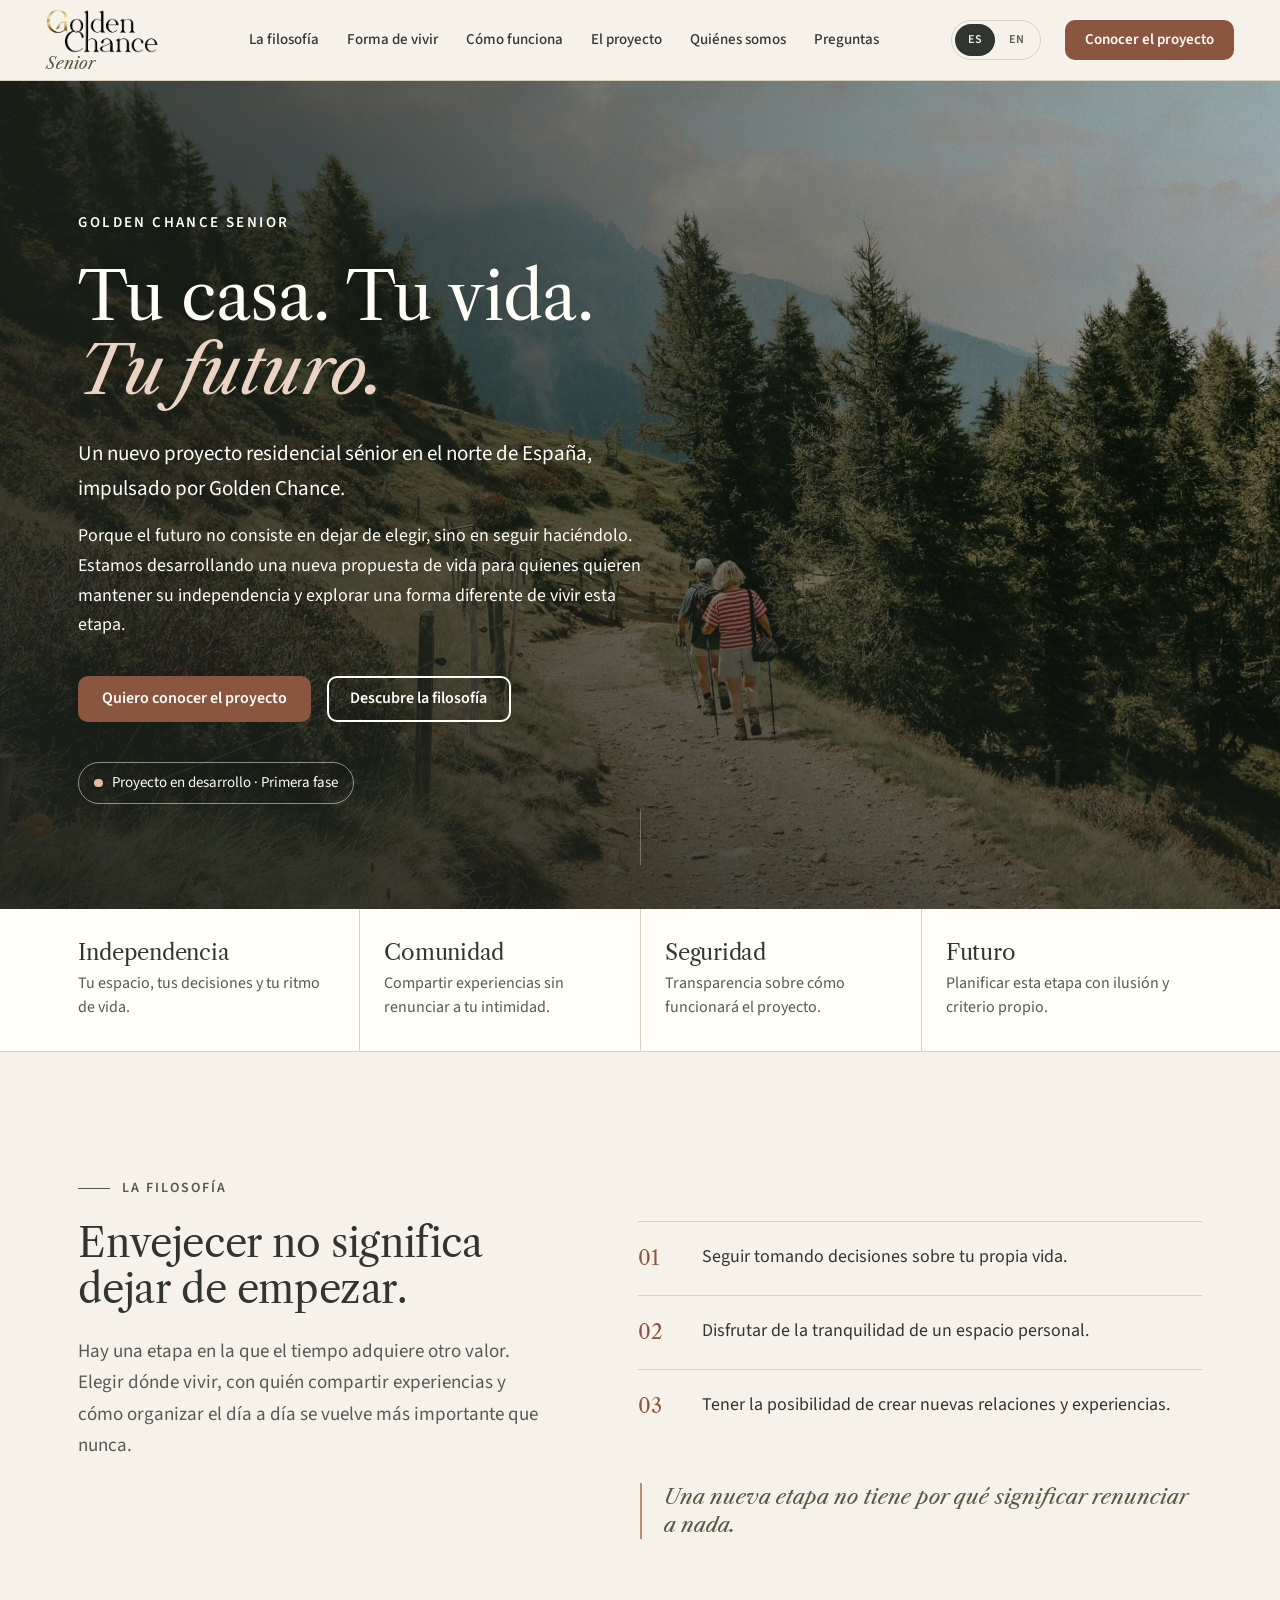
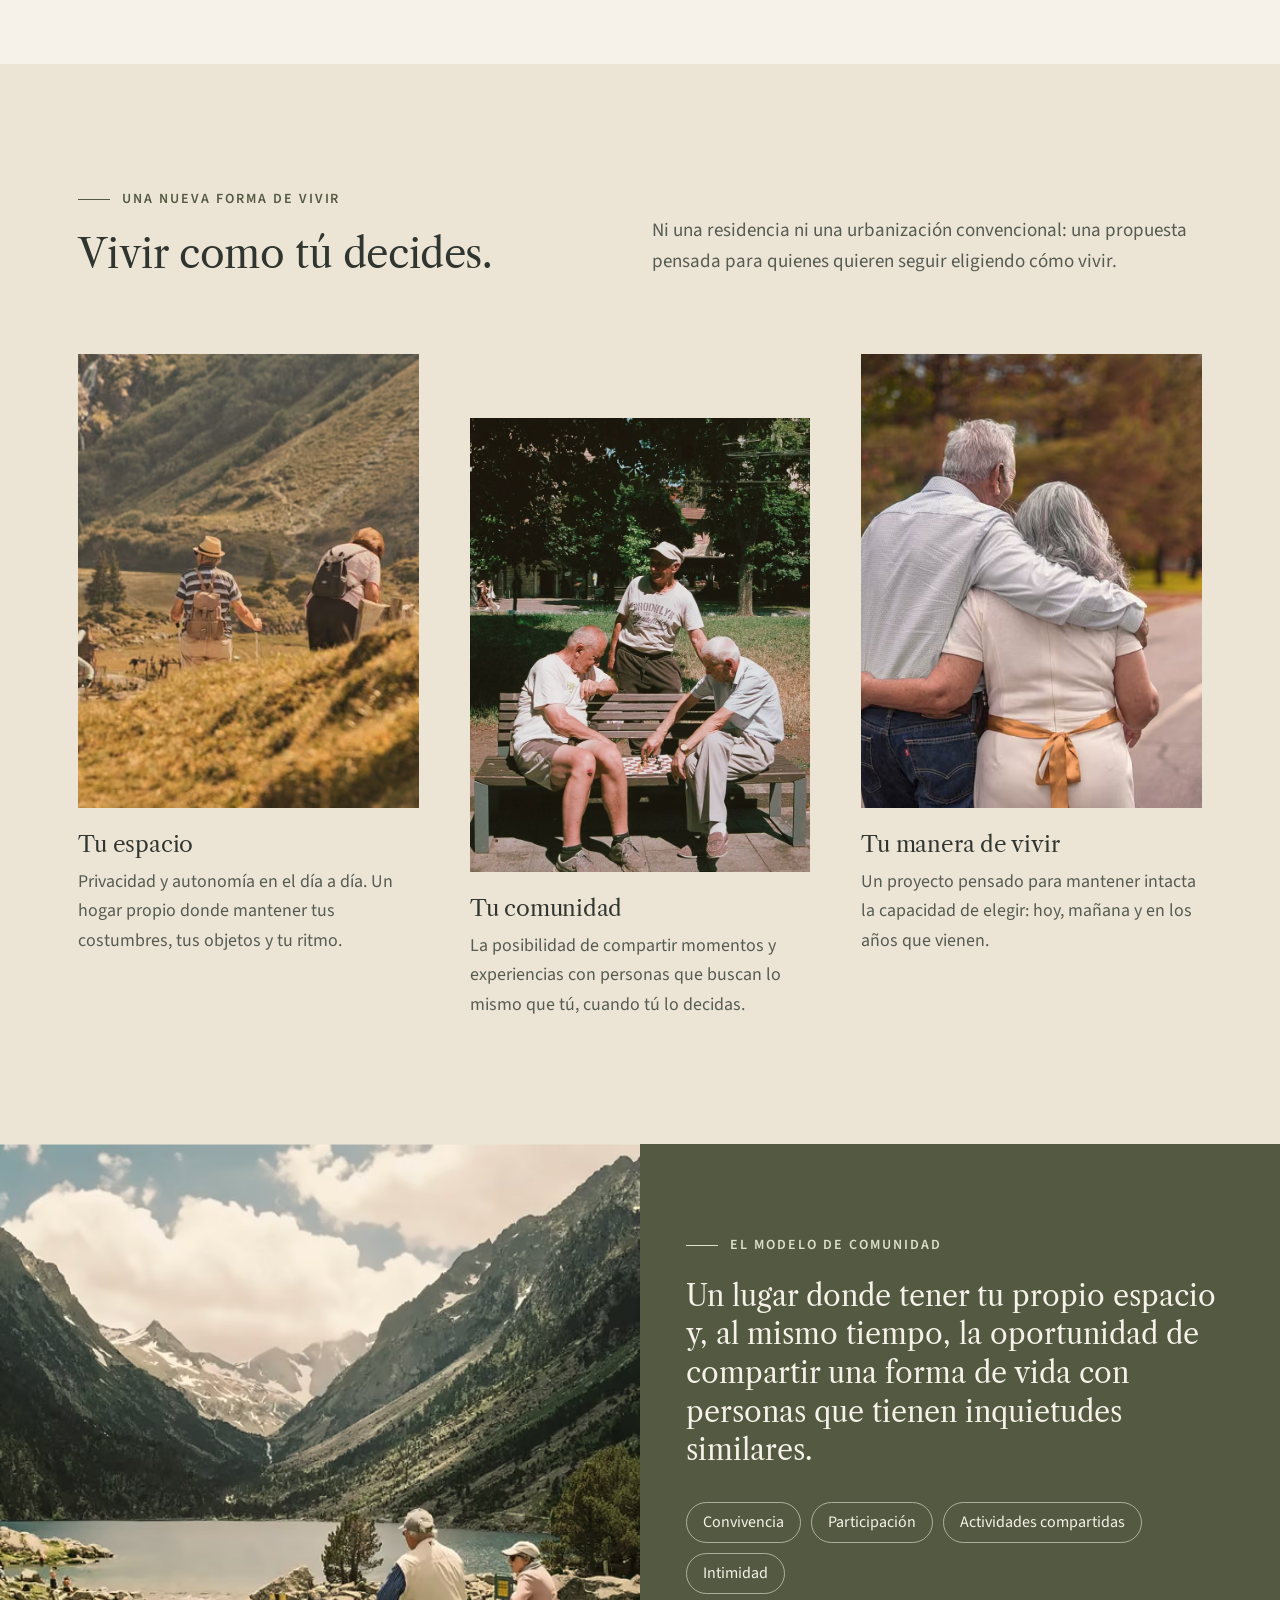
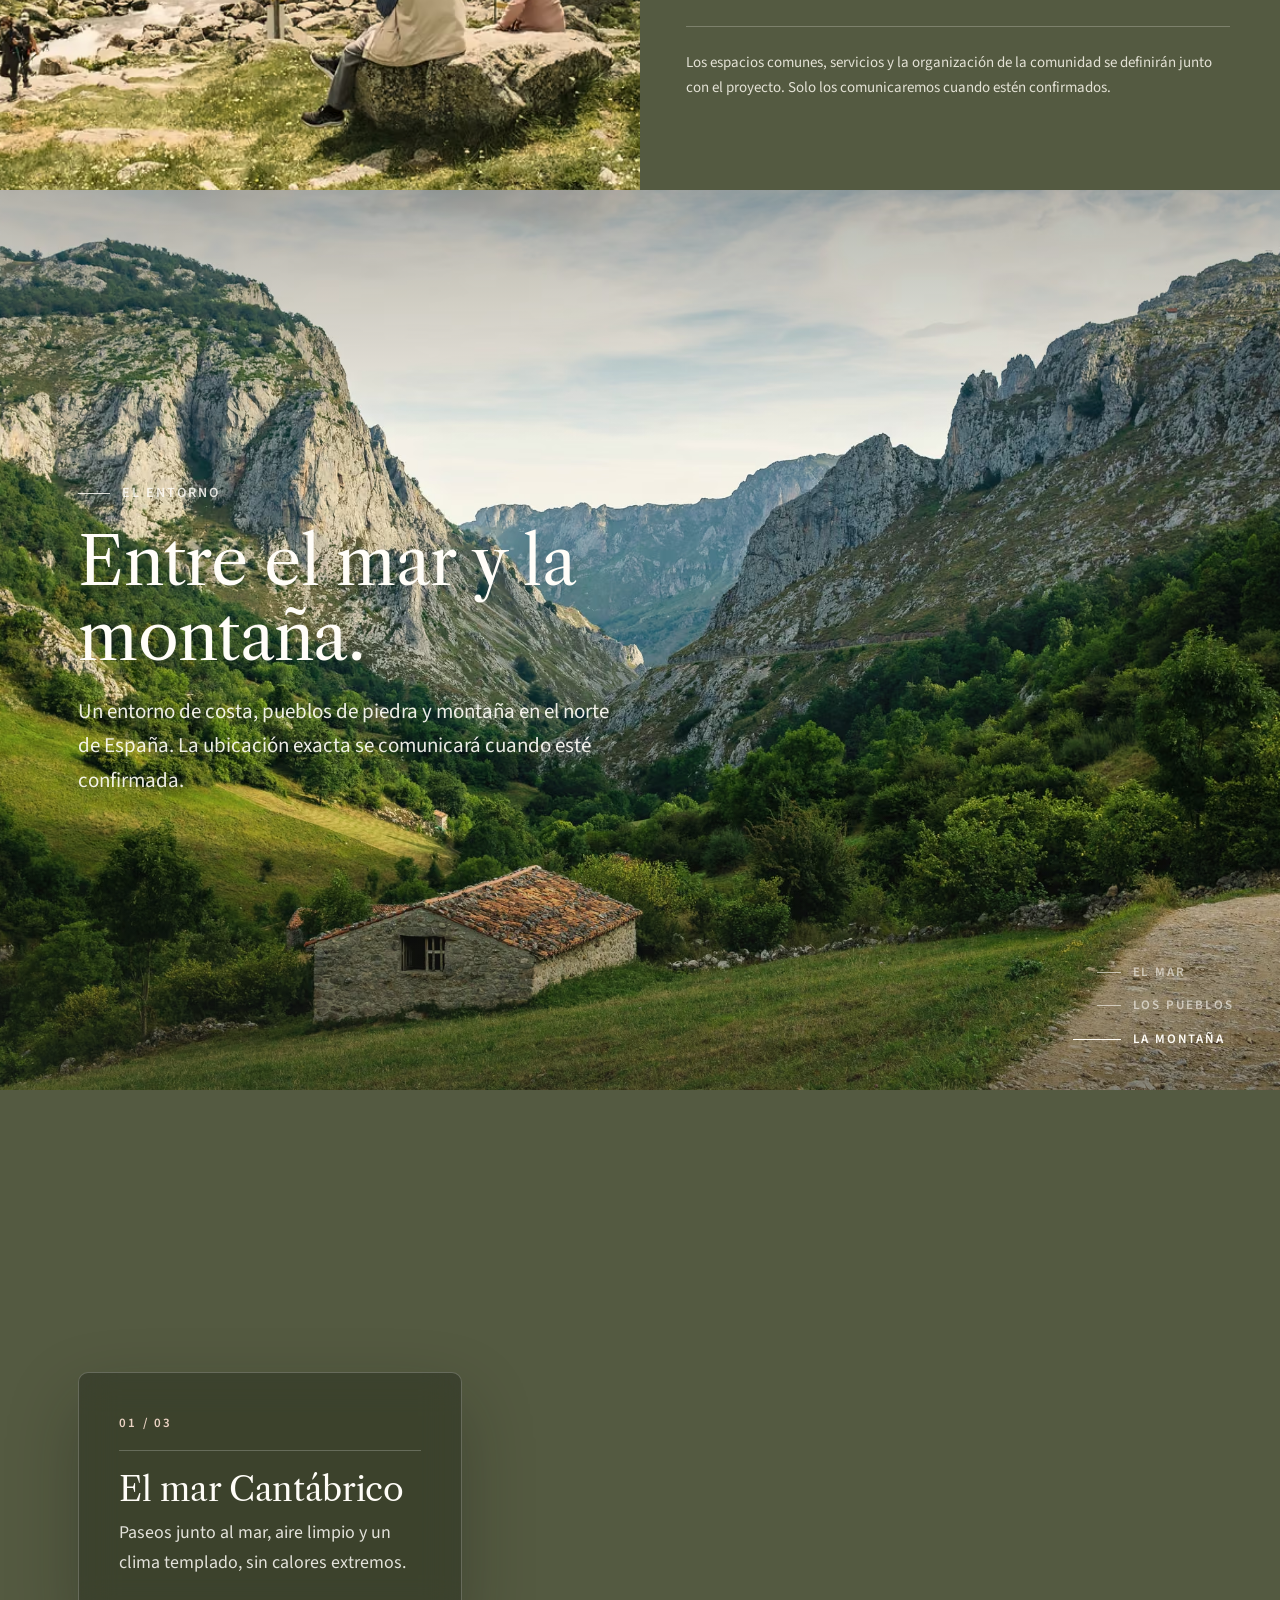
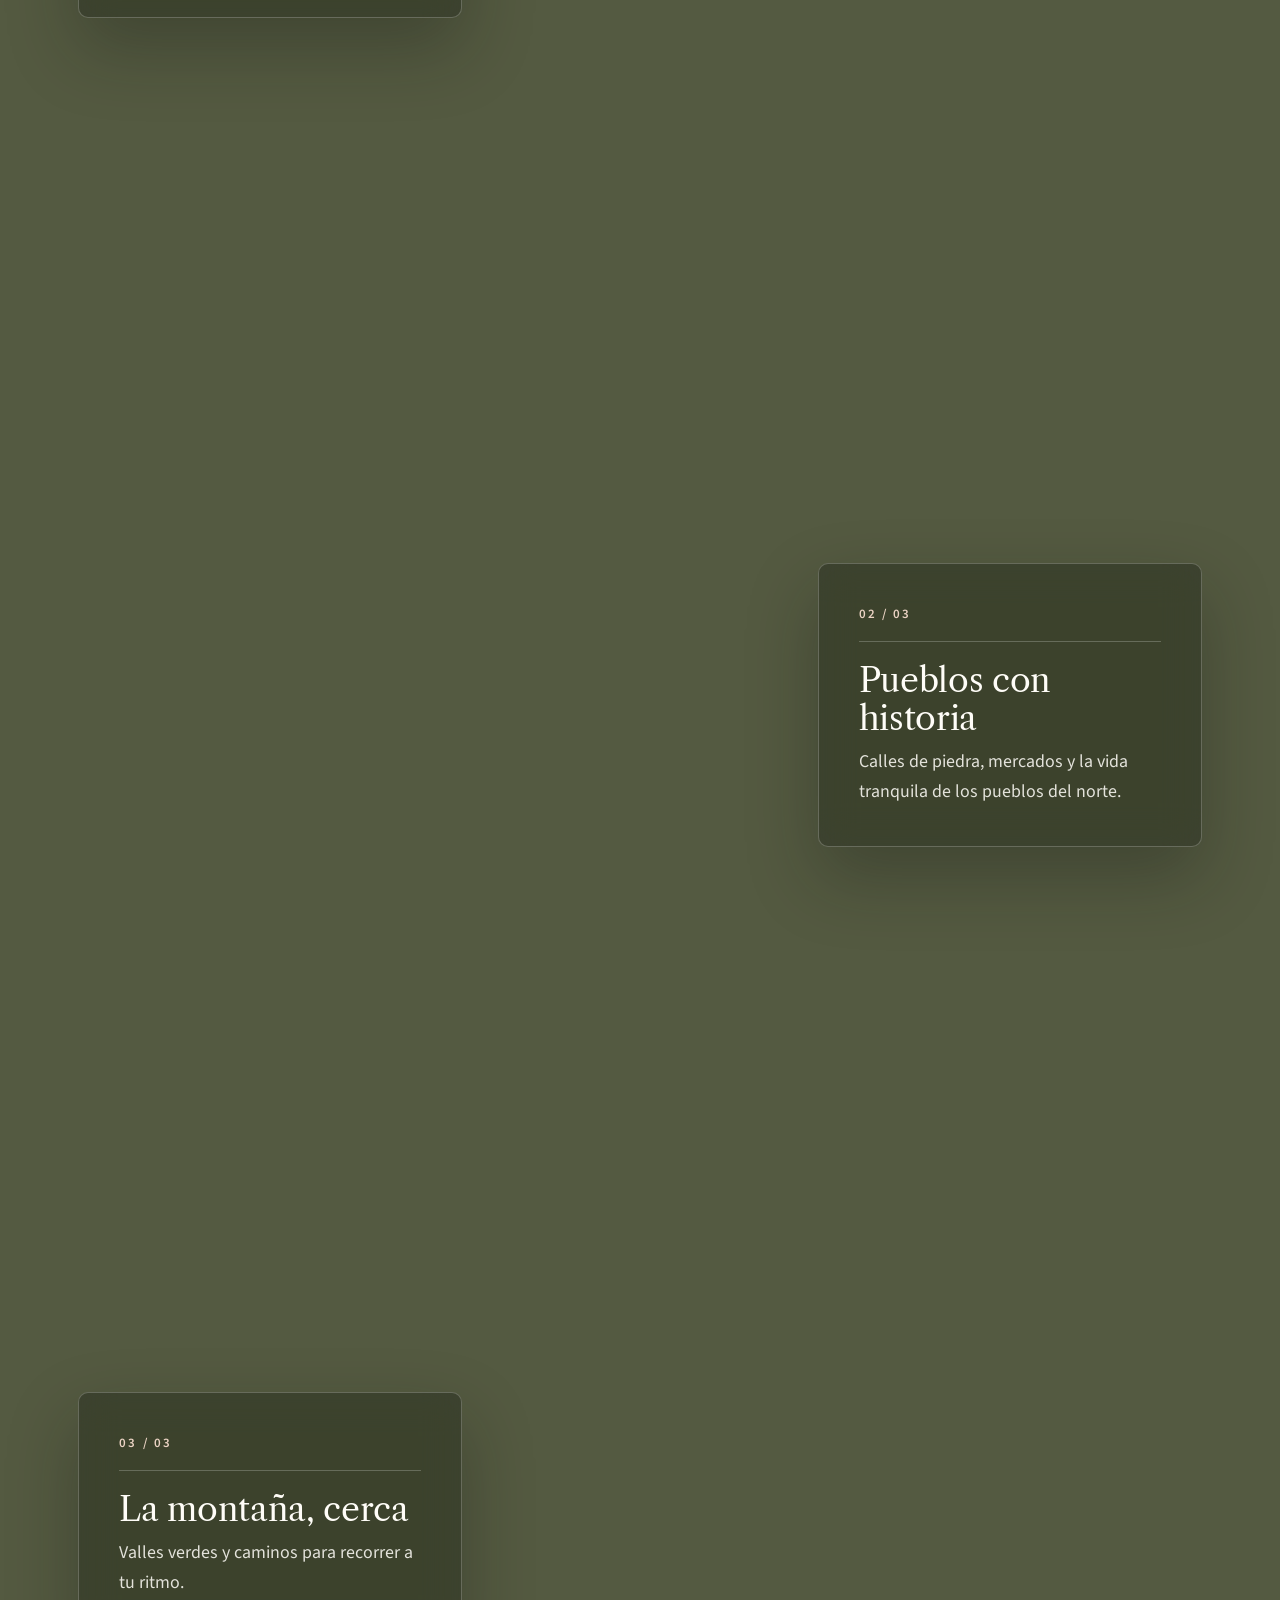
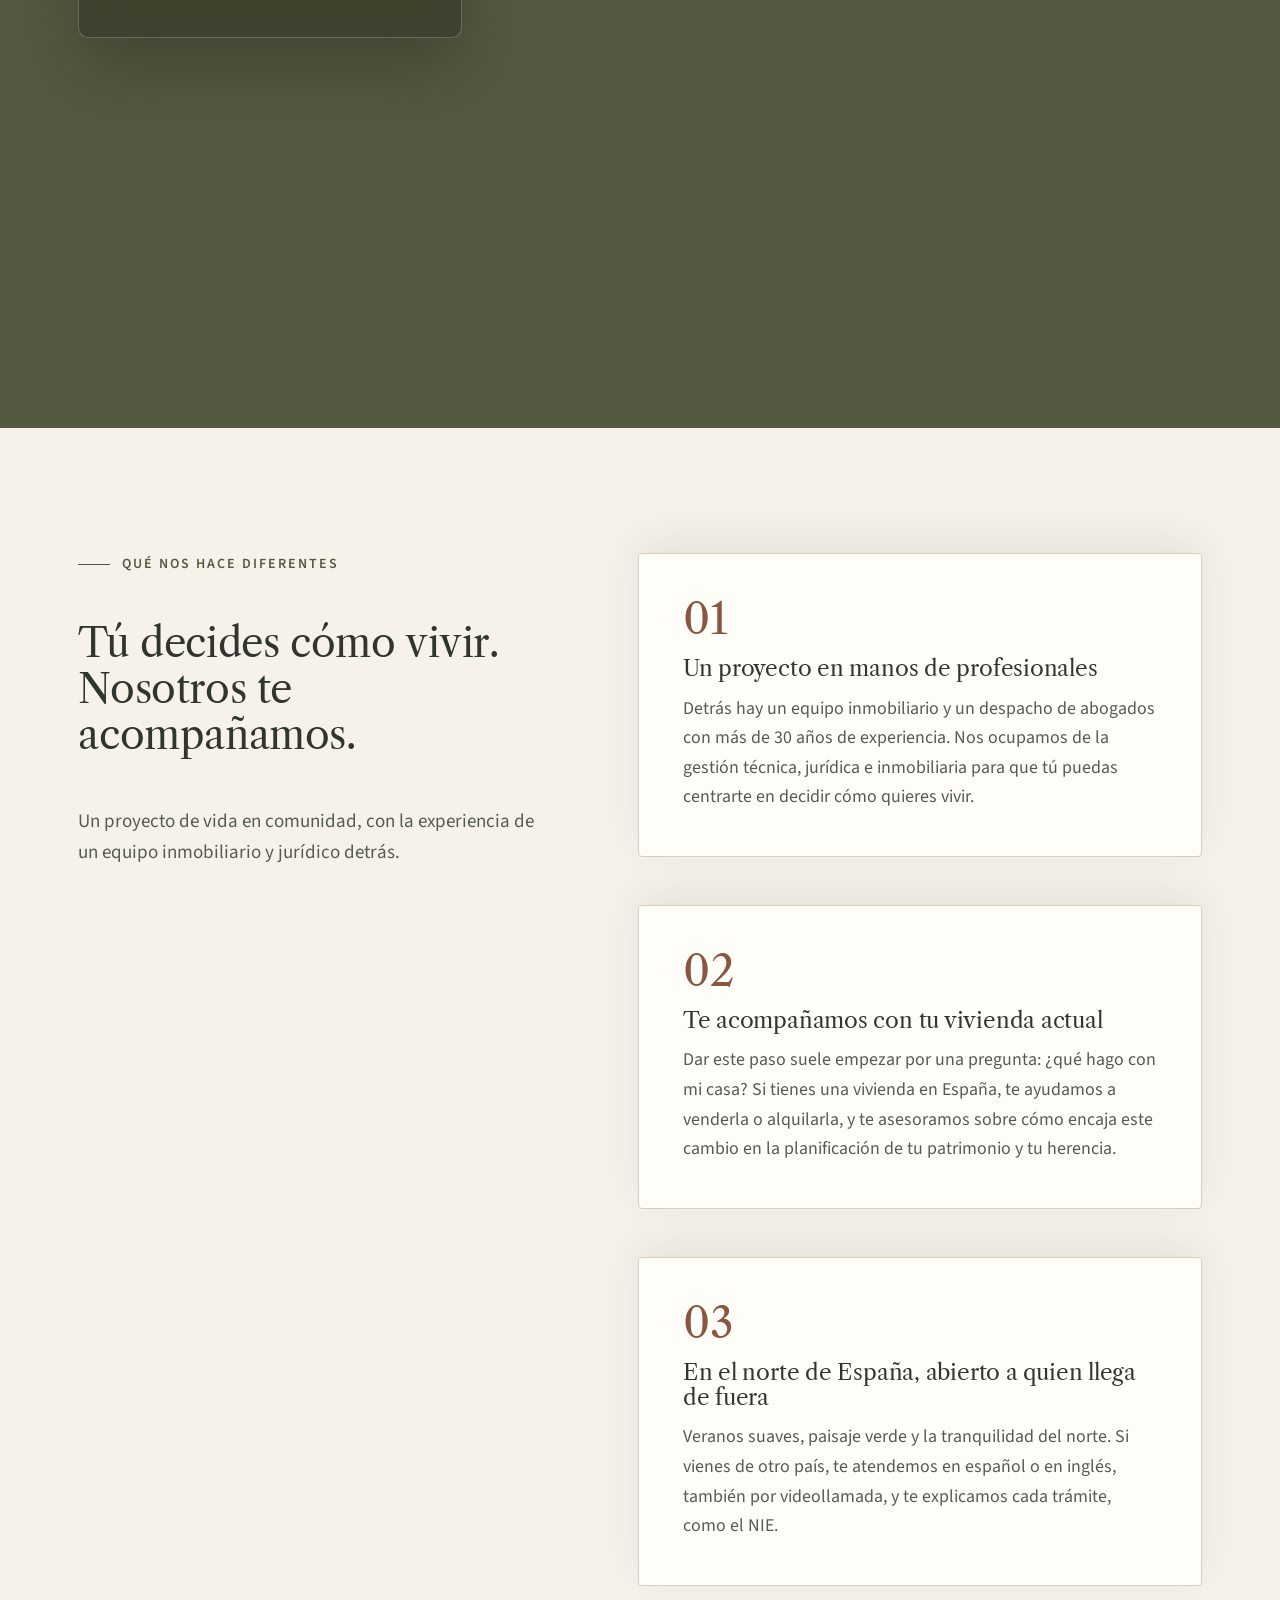
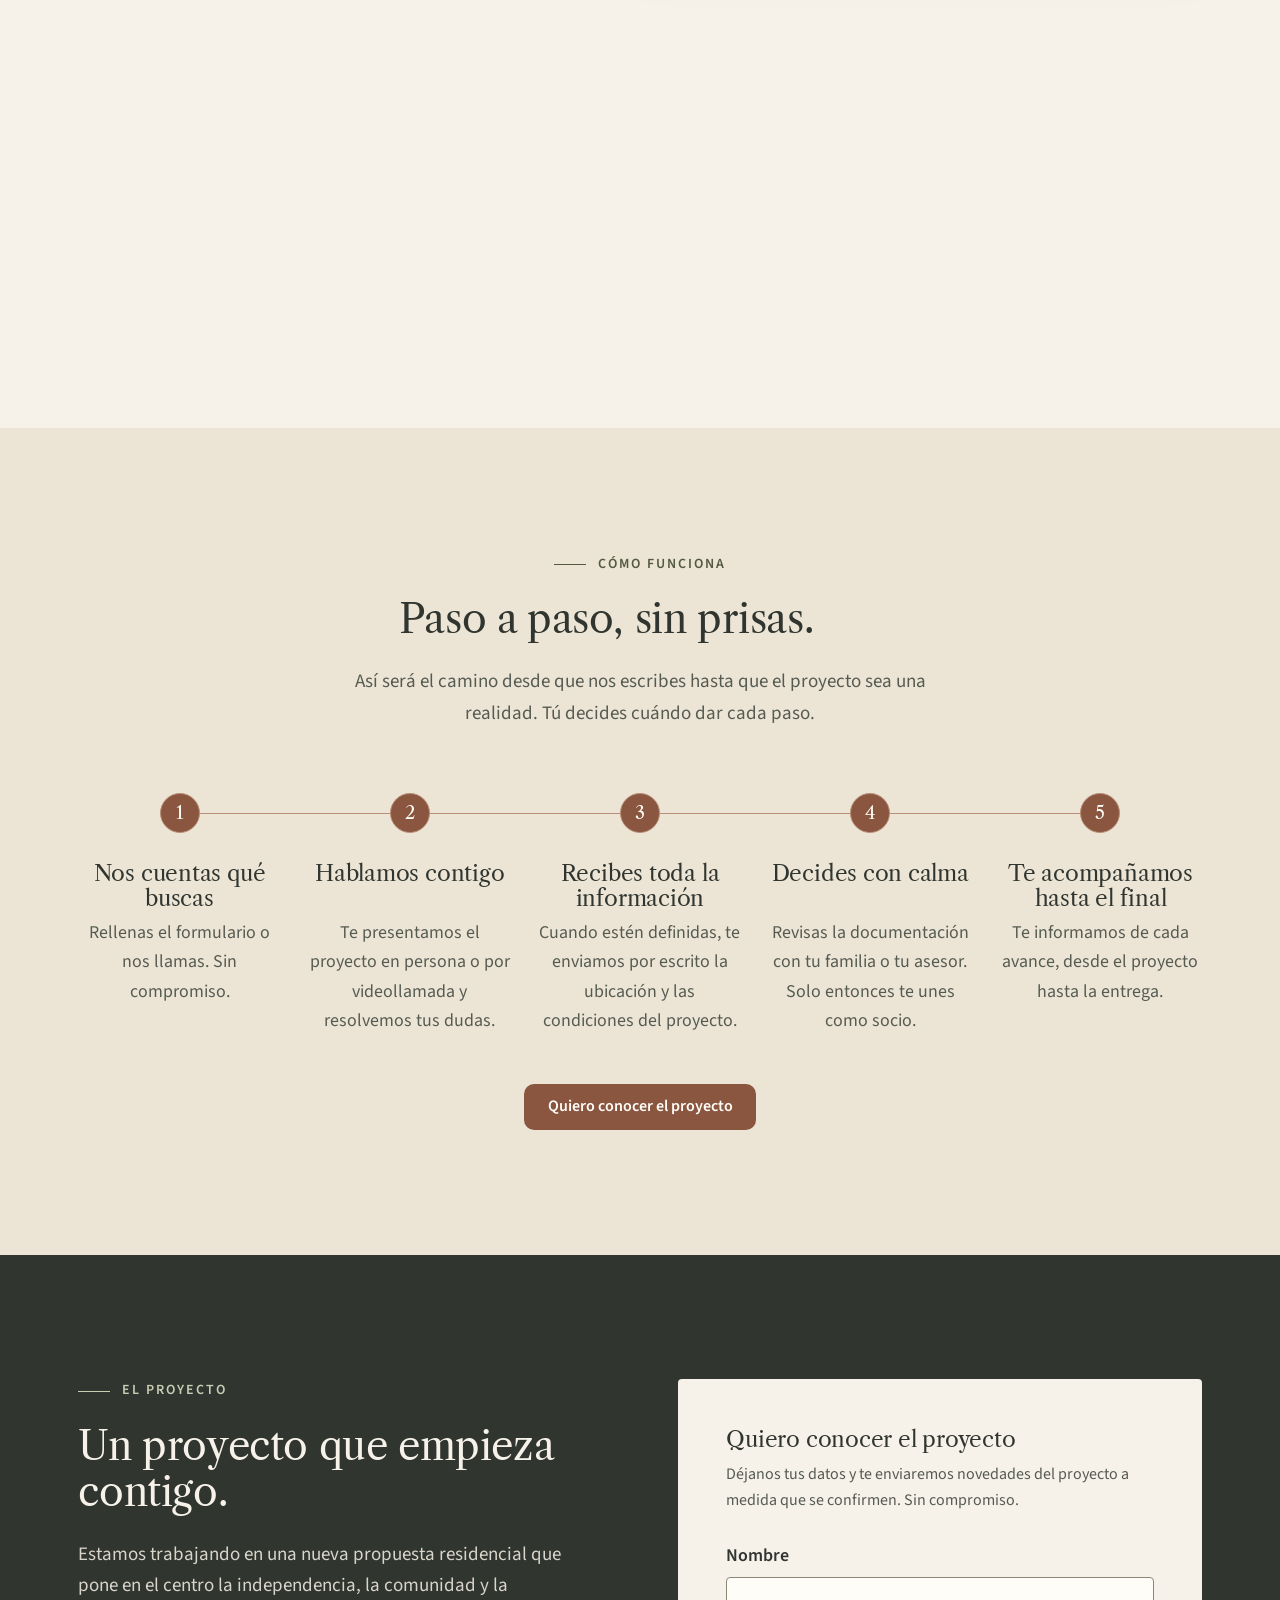
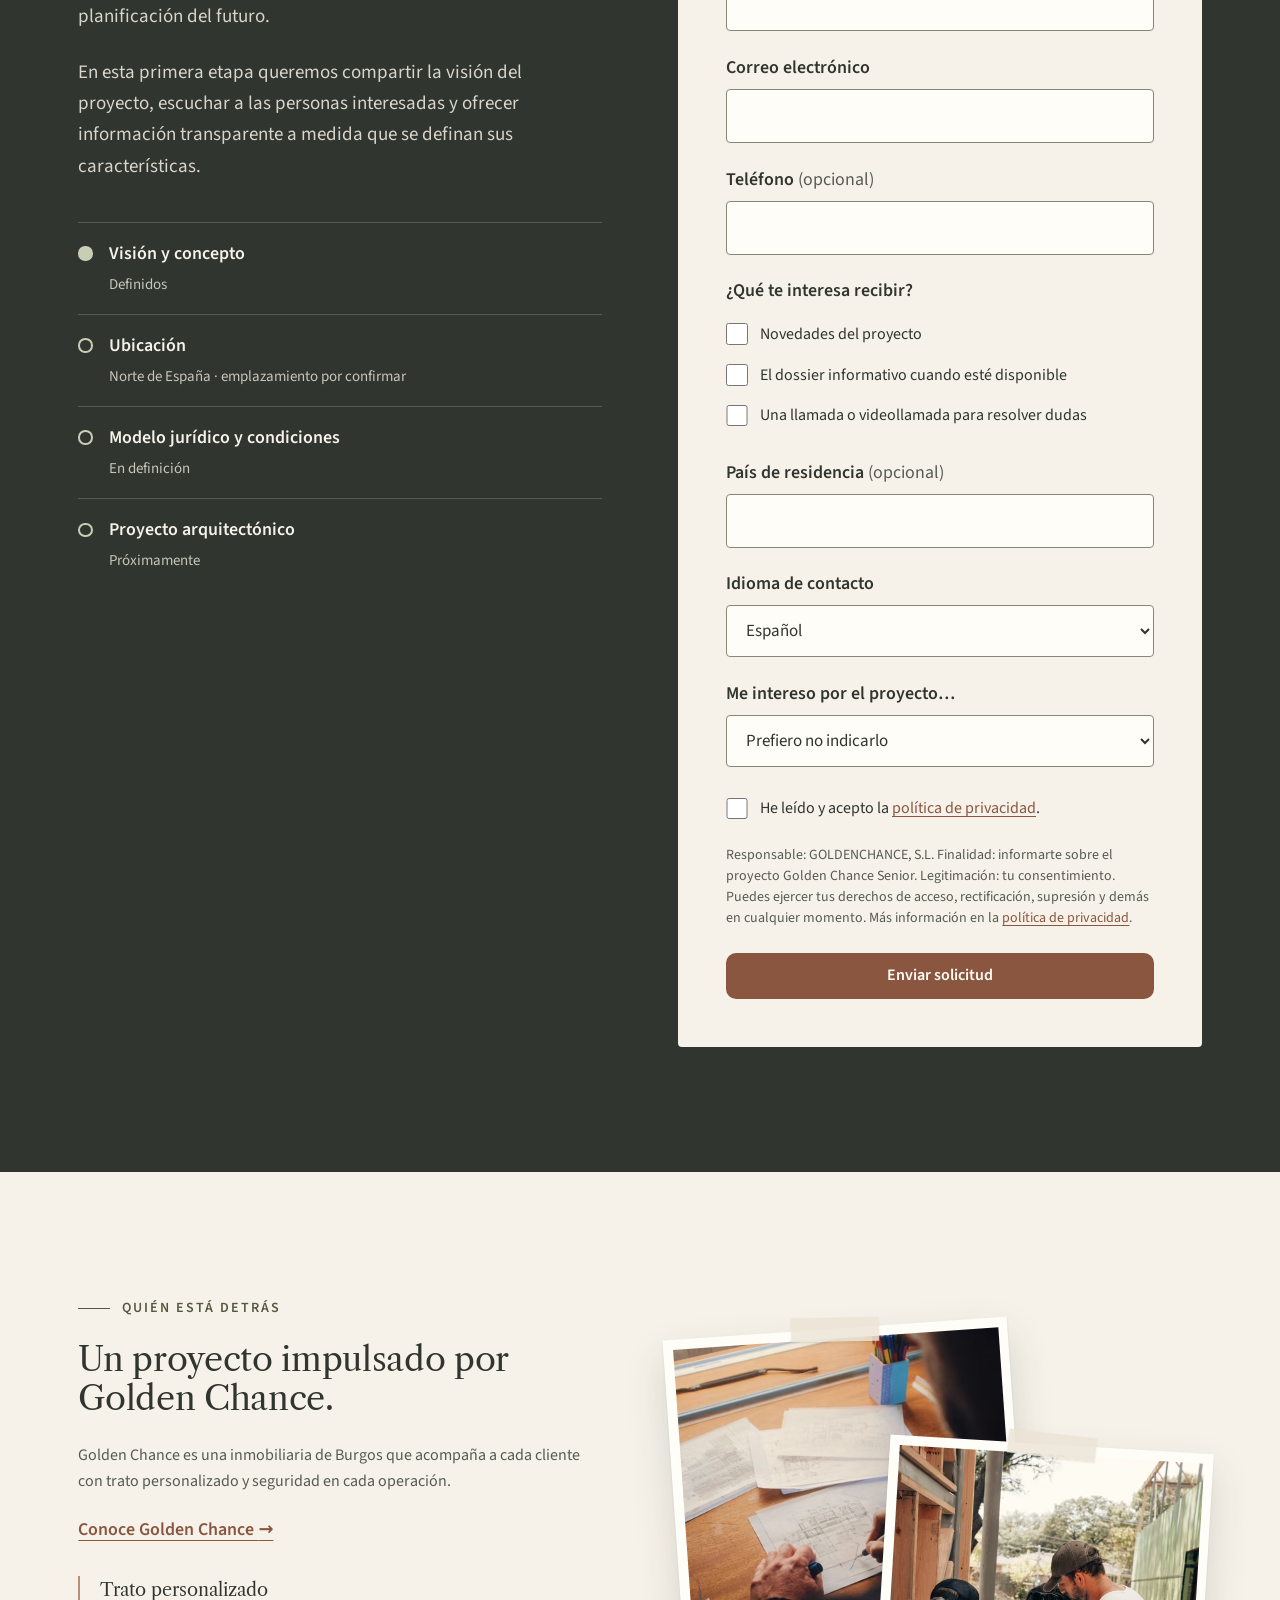
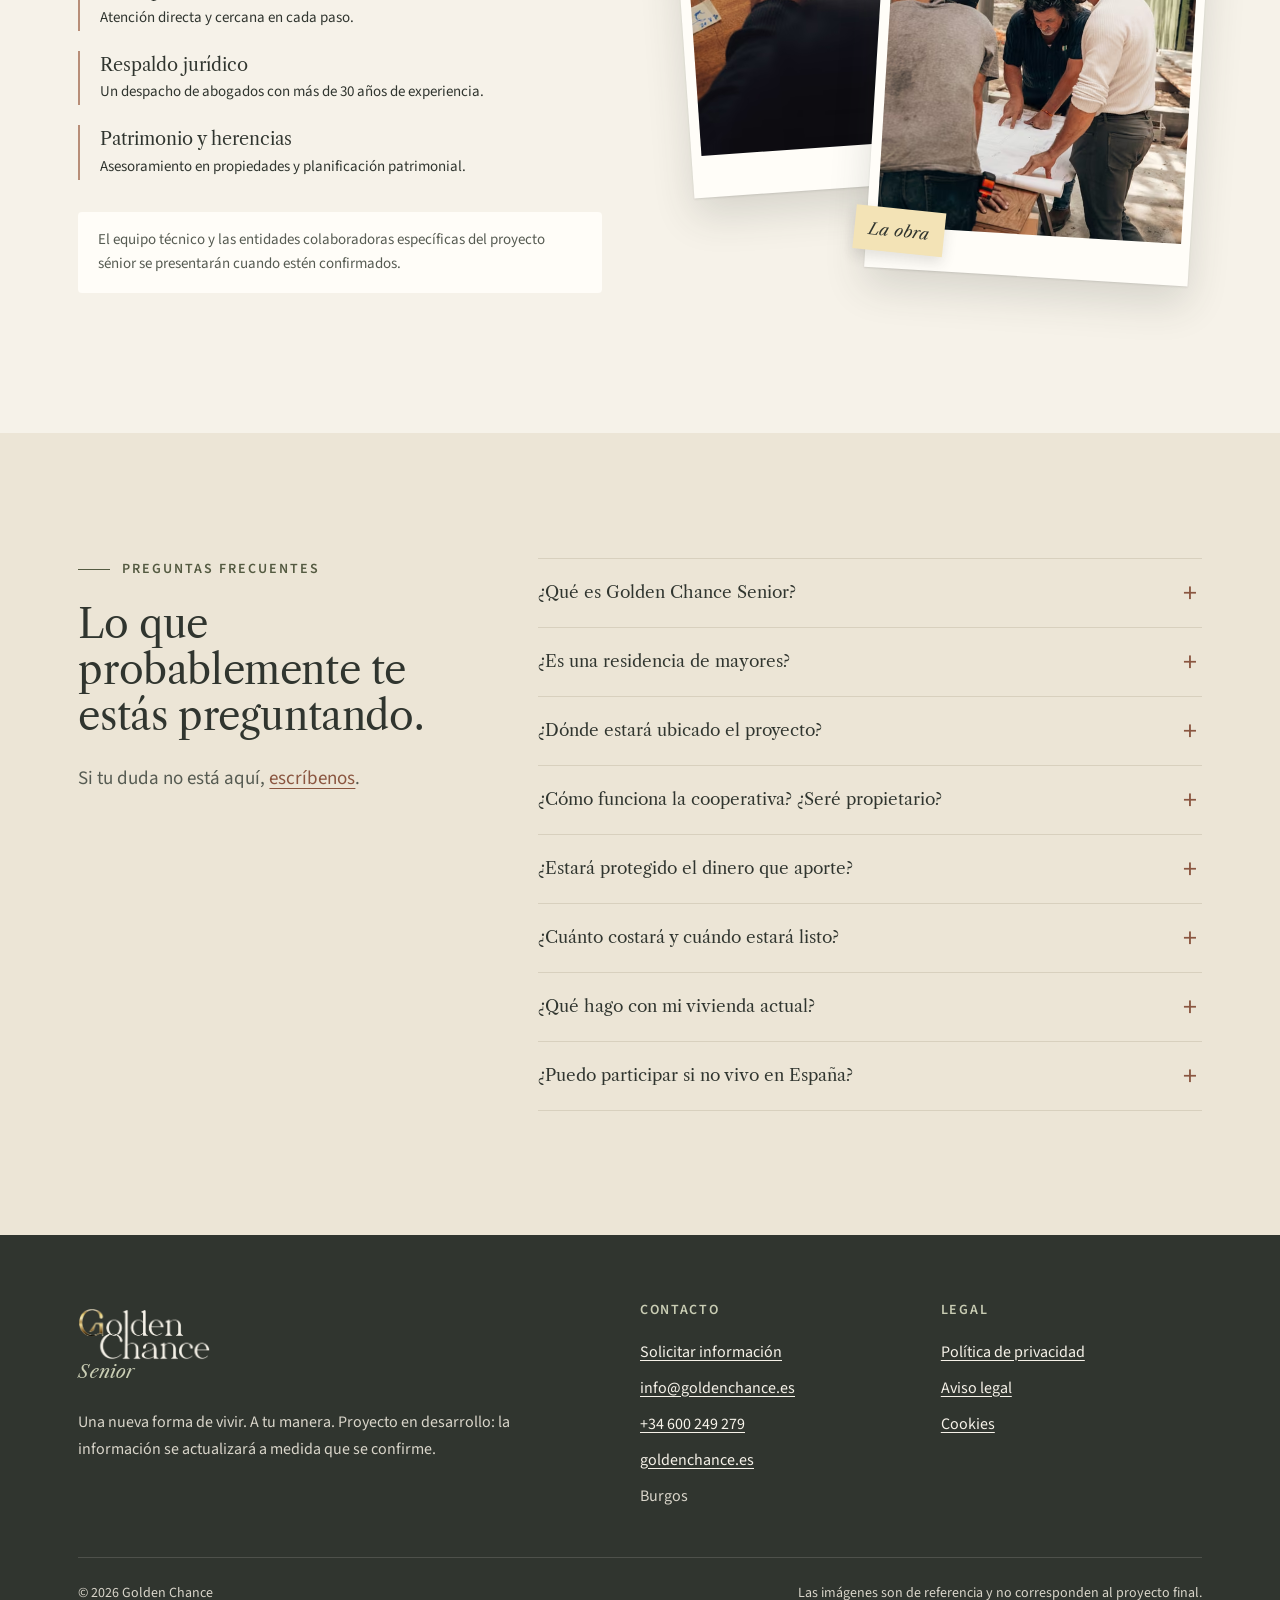
<file: index.html>
<!--
========================================================
Proyecto: Golden Chance Senior
Autora: Marta Alarcón Rodríguez
Este proyecto ha sido desarrollado por la autora.
Durante el desarrollo se han utilizado herramientas
de Inteligencia Artificial (ChatGPT y Claude) como
apoyo para:
- revisión de código
- propuestas de diseño
- optimización de HTML, CSS y JavaScript
- copywriting y traducción
- detección de errores
- documentación
Todas las propuestas fueron revisadas, adaptadas
e integradas manualmente.
========================================================
-->
<!DOCTYPE html>
<html lang="es">
<head>
  <meta charset="UTF-8">
  <meta name="viewport" content="width=device-width, initial-scale=1.0">
  <title>Golden Chance Senior · Una nueva forma de vivir</title>
  <meta name="description" content="Golden Chance Senior: un nuevo proyecto residencial sénior en el norte de España, impulsado por Golden Chance. Independencia, comunidad y futuro. Proyecto en desarrollo.">
  <meta name="robots" content="index,follow">
  <meta name="theme-color" content="#f6f2e9">

  <!-- Iconos -->
  <link rel="icon" href="favicon.ico" sizes="any">
  <link rel="icon" href="assets/icons/favicon-32.png" type="image/png" sizes="32x32">
  <link rel="icon" href="assets/icons/favicon-192.png" type="image/png" sizes="192x192">
  <link rel="apple-touch-icon" href="assets/icons/apple-touch-icon.png">

  <!-- SEO y vista previa al compartir (Open Graph y X/Twitter) -->
  <link rel="canonical" href="https://golden-chance-senior.vercel.app/">
  <meta property="og:type" content="website">
  <meta property="og:site_name" content="Golden Chance Senior">
  <meta property="og:url" content="https://golden-chance-senior.vercel.app/">
  <meta property="og:title" content="Golden Chance Senior · Una nueva forma de vivir">
  <meta property="og:description" content="Proyecto residencial sénior en el norte de España, impulsado por Golden Chance. Independencia, comunidad y futuro.">
  <meta property="og:image" content="https://golden-chance-senior.vercel.app/assets/images/og-golden-chance-senior.jpg">
  <meta property="og:image:width" content="1200">
  <meta property="og:image:height" content="630">
  <meta property="og:image:alt" content="Golden Chance Senior: Tu casa. Tu vida. Tu futuro.">
  <meta property="og:locale" content="es_ES">
  <meta property="og:locale:alternate" content="en_GB">
  <meta name="twitter:card" content="summary_large_image">
  <meta name="twitter:title" content="Golden Chance Senior · Una nueva forma de vivir">
  <meta name="twitter:description" content="Proyecto residencial sénior en el norte de España, impulsado por Golden Chance. Independencia, comunidad y futuro.">
  <meta name="twitter:image" content="https://golden-chance-senior.vercel.app/assets/images/og-golden-chance-senior.jpg">

  <!-- Tipografía principal precargada (alojada en el proyecto) -->
  <link rel="preload" href="assets/fonts/libre-caslon-text-latin-400-normal.woff2" as="font" type="font/woff2" crossorigin>

  <!-- CSS: base compartida + estilos de la home -->
  <link rel="stylesheet" href="css/base.css">
  <link rel="stylesheet" href="css/home.css">

  <!-- JS: traducción, menú y lógica de la home -->
  <script src="js/i18n.js" defer></script>
  <script src="js/main.js" defer></script>
  <script src="js/home.js" defer></script>
</head>

<body>
<a class="SkipLink" href="#contenido">Saltar al contenido</a>

<!-- Cabecera: marca, navegación, idioma y llamada principal -->
<header class="Header">
  <div class="Header-progress" aria-hidden="true"></div>
  <div class="u-container Header-inner">
    <a class="Brand" href="#inicio" aria-label="Golden Chance Senior, ir al inicio">
      <img class="Brand-logo" src="assets/icons/logo-golden-chance.webp" width="543" height="214" alt="">
      <span class="Brand-sub" aria-hidden="true">Senior</span>
    </a>
    <button class="Nav-toggle" type="button" aria-expanded="false" aria-controls="nav">
      <span class="Nav-toggleIcon" aria-hidden="true"></span><span class="Nav-toggleText">Menú</span>
    </button>
    <nav class="Nav" id="nav" aria-label="Principal">
      <ul class="Nav-list">
        <li><a class="Nav-link" href="#filosofia">La filosofía</a></li>
        <li><a class="Nav-link" href="#forma-de-vivir">Forma de vivir</a></li>
        <li><a class="Nav-link" href="#como-funciona">Cómo funciona</a></li>
        <li><a class="Nav-link" href="#proyecto">El proyecto</a></li>
        <li><a class="Nav-link" href="#quienes-somos">Quiénes somos</a></li>
        <li><a class="Nav-link" href="#preguntas">Preguntas</a></li>
        <li class="Nav-mobileCta"><a class="Button Button--primary" href="#contacto">Conocer el proyecto</a></li>
      </ul>
    </nav>
    <div class="Lang" role="group" aria-label="Idioma">
      <button type="button" class="Lang-btn" data-lang="es" lang="es" aria-pressed="true">ES</button>
      <button type="button" class="Lang-btn" data-lang="en" lang="en" aria-pressed="false">EN</button>
    </div>
    <a class="Button Button--primary Header-cta" href="#contacto">Conocer el proyecto</a>
  </div>
</header>

<main id="contenido">

  <!-- Portada -->
  <section class="Hero" id="inicio" aria-labelledby="hero-title">
    <figure class="Photo Hero-media">
      <picture>
        <source type="image/avif" srcset="assets/images/01-sendero-pareja-1200.avif 1200w, assets/images/01-sendero-pareja-1920.avif 1920w, assets/images/01-sendero-pareja-2560.avif 2560w" sizes="(orientation: portrait) 200vw, 100vw">
        <source type="image/webp" srcset="assets/images/01-sendero-pareja-1200.webp 1200w, assets/images/01-sendero-pareja-1920.webp 1920w, assets/images/01-sendero-pareja-2560.webp 2560w" sizes="(orientation: portrait) 200vw, 100vw">
        <img class="Photo-img" src="assets/images/01-sendero-pareja-1200.jpg" srcset="assets/images/01-sendero-pareja-1200.jpg 1200w, assets/images/01-sendero-pareja-1920.jpg 1920w, assets/images/01-sendero-pareja-2560.jpg 2560w" sizes="(orientation: portrait) 200vw, 100vw" width="1920" height="1280" alt="Una pareja mayor camina por un sendero de montaña entre pinos" fetchpriority="high" decoding="async">
      </picture>
    </figure>
    <div class="u-container Hero-content">
      <p class="Hero-kicker">Golden Chance Senior</p>
      <h1 class="Hero-title" id="hero-title"><span class="u-nowrap">Tu casa.</span> <span class="u-nowrap">Tu vida.</span><br><em>Tu futuro.</em></h1>
      <p class="Hero-sub">Un nuevo proyecto residencial sénior en el norte de España, impulsado por Golden Chance.</p>
      <p class="Hero-body">Porque el futuro no consiste en dejar de elegir, sino en seguir haciéndolo. Estamos desarrollando una nueva propuesta de vida para quienes quieren mantener su independencia y explorar una forma diferente de vivir esta etapa.</p>
      <div class="Hero-actions">
        <a class="Button Button--primary" href="#contacto">Quiero conocer el proyecto</a>
        <a class="Button Button--light" href="#filosofia">Descubre la filosofía</a>
      </div>
      <p class="Hero-badge">Proyecto en desarrollo · Primera fase</p>
      <span class="Hero-scroll" aria-hidden="true"></span>
    </div>
  </section>

  <!-- Pilares del proyecto -->
  <section class="Pillars" aria-labelledby="pillars-title">
    <h2 class="u-srOnly" id="pillars-title">Pilares del proyecto</h2>
    <div class="u-container"><ul class="Pillars-list rv-group">
      <li class="Pillars-item"><h3 class="Pillars-name">Independencia</h3><p class="Pillars-text">Tu espacio, tus decisiones y tu ritmo de vida.</p></li>
      <li class="Pillars-item"><h3 class="Pillars-name">Comunidad</h3><p class="Pillars-text">Compartir experiencias sin renunciar a tu intimidad.</p></li>
      <li class="Pillars-item"><h3 class="Pillars-name">Seguridad</h3><p class="Pillars-text">Transparencia sobre cómo funcionará el proyecto.</p></li>
      <li class="Pillars-item"><h3 class="Pillars-name">Futuro</h3><p class="Pillars-text">Planificar esta etapa con ilusión y criterio propio.</p></li>
    </ul></div>
  </section>

  <!-- Filosofía -->
  <section class="Section" id="filosofia" aria-labelledby="filosofia-title">
    <div class="u-container Philosophy">
      <div class="Philosophy-intro">
        <p class="u-eyebrow rv">La filosofía</p>
        <h2 class="Section-title rv" id="filosofia-title">Envejecer no significa dejar de empezar.</h2>
        <p class="Section-lead rv">Hay una etapa en la que el tiempo adquiere otro valor. Elegir dónde vivir, con quién compartir experiencias y cómo organizar el día a día se vuelve más importante que nunca.</p>
      </div>
      <div class="Philosophy-body">
        <ol class="Philosophy-list rv-group">
          <li class="Philosophy-item"><span>Seguir tomando decisiones sobre tu propia vida.</span></li>
          <li class="Philosophy-item"><span>Disfrutar de la tranquilidad de un espacio personal.</span></li>
          <li class="Philosophy-item"><span>Tener la posibilidad de crear nuevas relaciones y experiencias.</span></li>
        </ol>
        <p class="Philosophy-quote rv">Una nueva etapa no tiene por qué significar renunciar a nada.</p>
      </div>
    </div>
  </section>

  <!-- Forma de vivir -->
  <section class="Section Section--sand" id="forma-de-vivir" aria-labelledby="vivir-title">
    <div class="u-container">
      <div class="Ways-head">
        <div>
          <p class="u-eyebrow rv">Una nueva forma de vivir</p>
          <h2 class="Section-title rv" id="vivir-title">Vivir como tú decides.</h2>
        </div>
        <p class="Section-lead rv">Ni una residencia ni una urbanización convencional: una propuesta pensada para quienes quieren seguir eligiendo cómo vivir.</p>
      </div>
      <div class="Ways-grid rv-group">
        <article class="Ways-item">
          <figure class="Photo Ways-media rv-img">
            <picture>
              <source type="image/avif" srcset="assets/images/03-pareja-ritmo-800.avif 800w, assets/images/03-pareja-ritmo-1400.avif 1400w" sizes="(min-width: 832px) 55vw, (min-width: 576px) 110vw, 230vw">
              <source type="image/webp" srcset="assets/images/03-pareja-ritmo-800.webp 800w, assets/images/03-pareja-ritmo-1400.webp 1400w" sizes="(min-width: 832px) 55vw, (min-width: 576px) 110vw, 230vw">
              <img class="Photo-img" src="assets/images/03-pareja-ritmo-800.jpg" srcset="assets/images/03-pareja-ritmo-800.jpg 800w, assets/images/03-pareja-ritmo-1400.jpg 1400w" sizes="(min-width: 832px) 55vw, (min-width: 576px) 110vw, 230vw" width="1400" height="933" alt="Una pareja mayor pasea por la montaña a su ritmo, con la luz dorada de la tarde" loading="lazy" decoding="async">
            </picture>
          </figure>
          <h3 class="Ways-title">Tu espacio</h3>
          <p class="Ways-text">Privacidad y autonomía en el día a día. Un hogar propio donde mantener tus costumbres, tus objetos y tu ritmo.</p>
        </article>
        <article class="Ways-item">
          <figure class="Photo Ways-media rv-img">
            <picture>
              <source type="image/avif" srcset="assets/images/04-ajedrez-banco-800.avif 800w, assets/images/04-ajedrez-banco-1300.avif 1300w" sizes="(min-width: 832px) 30vw, 100vw">
              <source type="image/webp" srcset="assets/images/04-ajedrez-banco-800.webp 800w, assets/images/04-ajedrez-banco-1300.webp 1300w" sizes="(min-width: 832px) 30vw, 100vw">
              <img class="Photo-img" src="assets/images/04-ajedrez-banco-800.jpg" srcset="assets/images/04-ajedrez-banco-800.jpg 800w, assets/images/04-ajedrez-banco-1300.jpg 1300w" sizes="(min-width: 832px) 30vw, 100vw" width="1300" height="1961" alt="Tres amigos mayores juegan al ajedrez en un banco del parque" loading="lazy" decoding="async">
            </picture>
          </figure>
          <h3 class="Ways-title">Tu comunidad</h3>
          <p class="Ways-text">La posibilidad de compartir momentos y experiencias con personas que buscan lo mismo que tú, cuando tú lo decidas.</p>
        </article>
        <article class="Ways-item">
          <figure class="Photo Ways-media rv-img">
            <picture>
              <source type="image/avif" srcset="assets/images/05-pareja-paseo-900.avif 900w, assets/images/05-pareja-paseo-1600.avif 1600w" sizes="(min-width: 832px) 55vw, (min-width: 576px) 110vw, 230vw">
              <source type="image/webp" srcset="assets/images/05-pareja-paseo-900.webp 900w, assets/images/05-pareja-paseo-1600.webp 1600w" sizes="(min-width: 832px) 55vw, (min-width: 576px) 110vw, 230vw">
              <img class="Photo-img" src="assets/images/05-pareja-paseo-900.jpg" srcset="assets/images/05-pareja-paseo-900.jpg 900w, assets/images/05-pareja-paseo-1600.jpg 1600w" sizes="(min-width: 832px) 55vw, (min-width: 576px) 110vw, 230vw" width="1600" height="1067" alt="Una pareja mayor pasea abrazada por un camino arbolado" loading="lazy" decoding="async">
            </picture>
          </figure>
          <h3 class="Ways-title">Tu manera de vivir</h3>
          <p class="Ways-text">Un proyecto pensado para mantener intacta la capacidad de elegir: hoy, mañana y en los años que vienen.</p>
        </article>
      </div>
    </div>
  </section>

  <!-- Comunidad -->
  <section class="Community" id="comunidad" aria-labelledby="comunidad-title">
    <figure class="Photo Community-media rv-img is-parallax">
      <picture>
        <source type="image/avif" srcset="assets/images/06-lago-montana-1000.avif 1000w, assets/images/06-lago-montana-2000.avif 2000w" sizes="(min-width: 896px) 55vw, 140vw">
        <source type="image/webp" srcset="assets/images/06-lago-montana-1000.webp 1000w, assets/images/06-lago-montana-2000.webp 2000w" sizes="(min-width: 896px) 55vw, 140vw">
        <img class="Photo-img" src="assets/images/06-lago-montana-1000.jpg" srcset="assets/images/06-lago-montana-1000.jpg 1000w, assets/images/06-lago-montana-2000.jpg 2000w" sizes="(min-width: 896px) 55vw, 140vw" width="2000" height="1326" alt="Una pareja mayor descansa sobre una roca frente a un lago de montaña" loading="lazy" decoding="async">
      </picture>
    </figure>
    <div class="Community-body">
      <p class="u-eyebrow rv">El modelo de comunidad</p>
      <h2 class="u-srOnly" id="comunidad-title">El modelo de comunidad</h2>
      <p class="Community-statement rv">Un lugar donde tener tu propio espacio y, al mismo tiempo, la oportunidad de compartir una forma de vida con personas que tienen inquietudes similares.</p>
      <ul class="Community-tags rv-group" aria-label="Ideas que guían la comunidad">
        <li class="Community-tag">Convivencia</li>
        <li class="Community-tag">Participación</li>
        <li class="Community-tag">Actividades compartidas</li>
        <li class="Community-tag">Intimidad</li>
      </ul>
      <p class="Community-note rv">Los espacios comunes, servicios y la organización de la comunidad se definirán junto con el proyecto. Solo los comunicaremos cuando estén confirmados.</p>
    </div>
  </section>

  <!-- Entorno: fondo fijo que cambia de foto mientras el texto pasa por encima -->
  <section class="Setting" id="entorno" aria-labelledby="entorno-title">
    <div class="Setting-stage">
      <picture class="Setting-layer is-active" data-scene="intro">
        <source type="image/avif" srcset="assets/images/entorno-intro-1000.avif 1000w, assets/images/entorno-intro-1920.avif 1920w, assets/images/entorno-intro-2560.avif 2560w" sizes="(orientation: portrait) 280vw, 100vw">
        <source type="image/webp" srcset="assets/images/entorno-intro-1000.webp 1000w, assets/images/entorno-intro-1920.webp 1920w, assets/images/entorno-intro-2560.webp 2560w" sizes="(orientation: portrait) 280vw, 100vw">
        <img class="Setting-img" src="assets/images/entorno-intro-1000.jpg" srcset="assets/images/entorno-intro-1000.jpg 1000w, assets/images/entorno-intro-1920.jpg 1920w, assets/images/entorno-intro-2560.jpg 2560w" sizes="(orientation: portrait) 280vw, 100vw" width="1920" height="1114" alt="" loading="lazy" decoding="async">
      </picture>
      <picture class="Setting-layer" data-scene="costa">
        <source type="image/avif" srcset="assets/images/entorno-costa-1000.avif 1000w, assets/images/entorno-costa-1920.avif 1920w" sizes="(orientation: portrait) 300vw, 100vw">
        <source type="image/webp" srcset="assets/images/entorno-costa-1000.webp 1000w, assets/images/entorno-costa-1920.webp 1920w" sizes="(orientation: portrait) 300vw, 100vw">
        <img class="Setting-img" src="assets/images/entorno-costa-1000.jpg" srcset="assets/images/entorno-costa-1000.jpg 1000w, assets/images/entorno-costa-1920.jpg 1920w" sizes="(orientation: portrait) 300vw, 100vw" width="1920" height="1440" alt="Acantilados verdes sobre el mar Cantábrico en un día despejado" loading="lazy" decoding="async">
      </picture>
      <picture class="Setting-layer" data-scene="pueblo">
        <source type="image/avif" srcset="assets/images/entorno-pueblo-1000.avif 1000w, assets/images/entorno-pueblo-1920.avif 1920w" sizes="(orientation: portrait) 120vw, 100vw">
        <source type="image/webp" srcset="assets/images/entorno-pueblo-1000.webp 1000w, assets/images/entorno-pueblo-1920.webp 1920w" sizes="(orientation: portrait) 120vw, 100vw">
        <img class="Setting-img" src="assets/images/entorno-pueblo-1000.jpg" srcset="assets/images/entorno-pueblo-1000.jpg 1000w, assets/images/entorno-pueblo-1920.jpg 1920w" sizes="(orientation: portrait) 120vw, 100vw" width="1920" height="2400" alt="Calle empedrada de un pueblo de piedra con geranios en los balcones" loading="lazy" decoding="async">
      </picture>
      <picture class="Setting-layer" data-scene="montana">
        <source type="image/avif" srcset="assets/images/entorno-montana-1000.avif 1000w, assets/images/entorno-montana-1920.avif 1920w" sizes="(orientation: portrait) 320vw, 100vw">
        <source type="image/webp" srcset="assets/images/entorno-montana-1000.webp 1000w, assets/images/entorno-montana-1920.webp 1920w" sizes="(orientation: portrait) 320vw, 100vw">
        <img class="Setting-img" src="assets/images/entorno-montana-1000.jpg" srcset="assets/images/entorno-montana-1000.jpg 1000w, assets/images/entorno-montana-1920.jpg 1920w" sizes="(orientation: portrait) 320vw, 100vw" width="1920" height="1280" alt="Cabaña de piedra en un valle de montaña junto a un camino" loading="lazy" decoding="async">
      </picture>
      <ol class="Setting-index" aria-hidden="true">
        <li class="Setting-indexItem is-active" data-scene="costa">El mar</li>
        <li class="Setting-indexItem" data-scene="pueblo">Los pueblos</li>
        <li class="Setting-indexItem" data-scene="montana">La montaña</li>
      </ol>
    </div>
    <div class="Setting-scroll">
      <div class="u-container Setting-panel" data-scene="intro">
        <div class="Setting-intro">
          <p class="u-eyebrow">El entorno</p>
          <h2 class="Setting-heading" id="entorno-title">Entre el mar y la montaña.</h2>
          <p class="Setting-lead">Un entorno de costa, pueblos de piedra y montaña en el norte de España. La ubicación exacta se comunicará cuando esté confirmada.</p>
        </div>
      </div>
      <div class="u-container Setting-panel" data-scene="costa">
        <article class="Setting-card rv" data-draggable>
          <h3 class="Setting-title">El mar Cantábrico</h3>
          <p class="Setting-text">Paseos junto al mar, aire limpio y un clima templado, sin calores extremos.</p>
        </article>
      </div>
      <div class="u-container Setting-panel" data-scene="pueblo">
        <article class="Setting-card rv" data-draggable>
          <h3 class="Setting-title">Pueblos con historia</h3>
          <p class="Setting-text">Calles de piedra, mercados y la vida tranquila de los pueblos del norte.</p>
        </article>
      </div>
      <div class="u-container Setting-panel" data-scene="montana">
        <article class="Setting-card rv" data-draggable>
          <h3 class="Setting-title">La montaña, cerca</h3>
          <p class="Setting-text">Valles verdes y caminos para recorrer a tu ritmo.</p>
        </article>
      </div>
    </div>
  </section>

  <!-- Diferencias -->
  <section class="Section" id="diferentes" aria-labelledby="diff-title">
    <div class="u-container Diff">
      <div class="Diff-head">
        <p class="u-eyebrow rv">Qué nos hace diferentes</p>
        <h2 class="Section-title rv" id="diff-title">Tú decides cómo vivir. Nosotros te acompañamos.</h2>
        <p class="Section-lead rv">Un proyecto de vida en comunidad, con la experiencia de un equipo inmobiliario y jurídico detrás.</p>
      </div>
      <ol class="Diff-list rv-group">
        <li class="Diff-item">
          <h3 class="Diff-title">Un proyecto en manos de profesionales</h3>
          <p class="Diff-text">Detrás hay un equipo inmobiliario y un despacho de abogados con más de 30 años de experiencia. Nos ocupamos de la gestión técnica, jurídica e inmobiliaria para que tú puedas centrarte en decidir cómo quieres vivir.</p>
        </li>
        <li class="Diff-item">
          <h3 class="Diff-title">Te acompañamos con tu vivienda actual</h3>
          <p class="Diff-text">Dar este paso suele empezar por una pregunta: ¿qué hago con mi casa? Si tienes una vivienda en España, te ayudamos a venderla o alquilarla, y te asesoramos sobre cómo encaja este cambio en la planificación de tu patrimonio y tu herencia.</p>
        </li>
        <li class="Diff-item">
          <h3 class="Diff-title">En el norte de España, abierto a quien llega de fuera</h3>
          <p class="Diff-text">Veranos suaves, paisaje verde y la tranquilidad del norte. Si vienes de otro país, te atendemos en español o en inglés, también por videollamada, y te explicamos cada trámite, como el NIE.</p>
        </li>
      </ol>
    </div>
  </section>

  <!-- Cómo funciona -->
  <section class="Section Section--sand" id="como-funciona" aria-labelledby="steps-title">
    <div class="u-container">
      <div class="Steps-head">
        <p class="u-eyebrow rv">Cómo funciona</p>
        <h2 class="Section-title rv" id="steps-title">Paso a paso, sin prisas.</h2>
        <p class="Section-lead rv">Así será el camino desde que nos escribes hasta que el proyecto sea una realidad. Tú decides cuándo dar cada paso.</p>
      </div>
      <ol class="Steps rv-group">
        <li class="Steps-item"><h3 class="Steps-title">Nos cuentas qué buscas</h3><p class="Steps-text">Rellenas el formulario o nos llamas. Sin compromiso.</p></li>
        <li class="Steps-item"><h3 class="Steps-title">Hablamos contigo</h3><p class="Steps-text">Te presentamos el proyecto en persona o por videollamada y resolvemos tus dudas.</p></li>
        <li class="Steps-item"><h3 class="Steps-title">Recibes toda la información</h3><p class="Steps-text">Cuando estén definidas, te enviamos por escrito la ubicación y las condiciones del proyecto.</p></li>
        <li class="Steps-item"><h3 class="Steps-title">Decides con calma</h3><p class="Steps-text">Revisas la documentación con tu familia o tu asesor. Solo entonces te unes como socio.</p></li>
        <li class="Steps-item"><h3 class="Steps-title">Te acompañamos hasta el final</h3><p class="Steps-text">Te informamos de cada avance, desde el proyecto hasta la entrega.</p></li>
      </ol>
      <p class="Steps-cta rv"><a class="Button Button--primary" href="#contacto">Quiero conocer el proyecto</a></p>
    </div>
  </section>

  <!-- Proyecto y contacto -->
  <section class="Section Section--dark" id="proyecto" aria-labelledby="proyecto-title">
    <div class="u-container Project">
      <div>
        <p class="u-eyebrow rv">El proyecto</p>
        <h2 class="Section-title rv" id="proyecto-title">Un proyecto que empieza contigo.</h2>
        <p class="Section-lead rv">Estamos trabajando en una nueva propuesta residencial que pone en el centro la independencia, la comunidad y la planificación del futuro.</p>
        <p class="Section-lead rv">En esta primera etapa queremos compartir la visión del proyecto, escuchar a las personas interesadas y ofrecer información transparente a medida que se definan sus características.</p>
        <h3 class="u-srOnly">Estado del proyecto</h3>
        <ul class="Status rv-group">
          <li class="Status-item is-done"><span class="Status-dot" aria-hidden="true"></span><span><span class="Status-label">Visión y concepto</span><span class="Status-meta">Definidos</span></span></li>
          <li class="Status-item"><span class="Status-dot" aria-hidden="true"></span><span><span class="Status-label">Ubicación</span><span class="Status-meta">Norte de España · emplazamiento por confirmar</span></span></li>
          <li class="Status-item"><span class="Status-dot" aria-hidden="true"></span><span><span class="Status-label">Modelo jurídico y condiciones</span><span class="Status-meta">En definición</span></span></li>
          <li class="Status-item"><span class="Status-dot" aria-hidden="true"></span><span><span class="Status-label">Proyecto arquitectónico</span><span class="Status-meta">Próximamente</span></span></li>
        </ul>
      </div>

      <div class="Form rv" id="contacto">
        <div class="Form-body">
          <h3 class="Form-title">Quiero conocer el proyecto</h3>
          <p class="Form-intro">Déjanos tus datos y te enviaremos novedades del proyecto a medida que se confirmen. Sin compromiso.</p>
          <form id="lead-form" action="https://formsubmit.co/info@goldenchance.es" method="post" enctype="application/x-www-form-urlencoded" novalidate>
            <div class="Form-field">
              <label class="Form-label" for="f-name">Nombre</label>
              <input class="Form-input" id="f-name" name="nombre" type="text" autocomplete="name" required aria-describedby="e-name">
              <p class="Form-error" id="e-name" hidden>Escribe tu nombre.</p>
            </div>
            <div class="Form-field">
              <label class="Form-label" for="f-email">Correo electrónico</label>
              <input class="Form-input" id="f-email" name="email" type="email" autocomplete="email" required aria-describedby="e-email">
              <p class="Form-error" id="e-email" hidden>Escribe un correo válido, por ejemplo nombre@correo.es.</p>
            </div>
            <div class="Form-field">
              <label class="Form-label" for="f-phone">Teléfono <span class="Form-optional">(opcional)</span></label>
              <input class="Form-input" id="f-phone" name="telefono" type="tel" autocomplete="tel">
            </div>
            <fieldset class="Form-fieldset">
              <legend class="Form-legend">¿Qué te interesa recibir?</legend>
              <label class="Form-choice"><input class="Form-check" type="checkbox" name="interes" value="novedades"> Novedades del proyecto</label>
              <label class="Form-choice"><input class="Form-check" type="checkbox" name="interes" value="dossier"> El dossier informativo cuando esté disponible</label>
              <label class="Form-choice"><input class="Form-check" type="checkbox" name="interes" value="llamada"> Una llamada o videollamada para resolver dudas</label>
            </fieldset>
            <div class="Form-field">
              <label class="Form-label" for="f-country">País de residencia <span class="Form-optional">(opcional)</span></label>
              <input class="Form-input" id="f-country" name="pais" type="text" autocomplete="country-name">
            </div>
            <div class="Form-field">
              <label class="Form-label" for="f-lang">Idioma de contacto</label>
              <select class="Form-select" id="f-lang" name="idioma">
                <option value="es">Español</option>
                <option value="en">English</option>
              </select>
            </div>
            <div class="Form-field">
              <label class="Form-label" for="f-who">Me intereso por el proyecto…</label>
              <select class="Form-select" id="f-who" name="perfil">
                <option value="">Prefiero no indicarlo</option>
                <option>Para mí</option>
                <option>Para mí y mi pareja</option>
                <option>Para un familiar</option>
              </select>
            </div>
            <label class="Form-choice">
              <input class="Form-check" type="checkbox" id="f-privacy" name="privacidad" required aria-describedby="e-privacy">
              <span>He leído y acepto la <a href="html/legal.html#privacidad" target="_blank" rel="noopener noreferrer">política de privacidad</a>.</span>
            </label>
            <p class="Form-error" id="e-privacy" hidden>Necesitamos tu aceptación para poder contactarte.</p>
            <p class="Form-legal">Responsable: GOLDENCHANCE, S.L. Finalidad: informarte sobre el proyecto Golden Chance Senior. Legitimación: tu consentimiento. Puedes ejercer tus derechos de acceso, rectificación, supresión y demás en cualquier momento. Más información en la <a href="html/legal.html#privacidad" target="_blank" rel="noopener noreferrer">política de privacidad</a>.</p>
            <p class="Form-honeypot" aria-hidden="true"><label>No rellenar <input type="text" name="_honey" tabindex="-1" autocomplete="off"></label></p>
            <p class="Form-error" id="e-send" role="alert" tabindex="-1" hidden><span>No hemos podido enviar tu solicitud. Inténtalo de nuevo o escríbenos a</span> <a href="mailto:info@goldenchance.es">info@goldenchance.es</a>.</p>
            <button class="Button Button--primary Form-submit" type="submit">Enviar solicitud</button>
          </form>
        </div>
        <div class="Form-success" role="status" tabindex="-1" id="form-success">
          <h3 class="Form-title">Gracias por tu interés</h3>
          <p>Hemos recibido tu solicitud. Te escribiremos cuando haya novedades del proyecto.</p>
        </div>
      </div>
    </div>
  </section>

  <!-- Quiénes somos -->
  <section class="Section" id="quienes-somos" aria-labelledby="about-title">
    <div class="u-container About">
      <div>
        <p class="u-eyebrow rv">Quién está detrás</p>
        <h2 class="Section-title Section-title--compact rv" id="about-title">Un proyecto impulsado por Golden Chance.</h2>
        <p class="Section-lead Section-lead--compact rv">Golden Chance es una inmobiliaria de Burgos que acompaña a cada cliente con trato personalizado y seguridad en cada operación.</p>
        <p class="About-link rv"><a class="TextLink" href="https://www.goldenchance.es/">Conoce Golden Chance <span aria-hidden="true">→</span></a></p>
        <ul class="About-facts rv-group">
          <li class="About-fact"><strong class="About-factTitle">Trato personalizado</strong>Atención directa y cercana en cada paso.</li>
          <li class="About-fact"><strong class="About-factTitle">Respaldo jurídico</strong>Un despacho de abogados con más de 30 años de experiencia.</li>
          <li class="About-fact"><strong class="About-factTitle">Patrimonio y herencias</strong>Asesoramiento en propiedades y planificación patrimonial.</li>
        </ul>
        <p class="About-disclaimer rv">El equipo técnico y las entidades colaboradoras específicas del proyecto sénior se presentarán cuando estén confirmados.</p>
      </div>
      <!-- Dos fotos sueltas sobre la mesa, como notas -->
      <div class="About-prints">
        <figure class="About-print About-print--design rv" data-draggable>
          <picture>
            <source type="image/avif" srcset="assets/images/07-boceto-planos-500.avif 500w, assets/images/07-boceto-planos-900.avif 900w" sizes="(min-width: 896px) 30vw, 66vw">
            <source type="image/webp" srcset="assets/images/07-boceto-planos-500.webp 500w, assets/images/07-boceto-planos-900.webp 900w" sizes="(min-width: 896px) 30vw, 66vw">
            <img class="About-printImg" src="assets/images/07-boceto-planos-500.jpg" srcset="assets/images/07-boceto-planos-500.jpg 500w, assets/images/07-boceto-planos-900.jpg 900w" sizes="(min-width: 896px) 30vw, 66vw" width="900" height="1125" alt="Manos de un arquitecto dibujando a mano los planos de una vivienda" loading="lazy" decoding="async">
          </picture>
          <figcaption class="About-printNote">El diseño</figcaption>
        </figure>
        <figure class="About-print About-print--site rv" data-draggable>
          <picture>
            <source type="image/avif" srcset="assets/images/07-obra-planos-500.avif 500w, assets/images/07-obra-planos-900.avif 900w" sizes="(min-width: 896px) 30vw, 66vw">
            <source type="image/webp" srcset="assets/images/07-obra-planos-500.webp 500w, assets/images/07-obra-planos-900.webp 900w" sizes="(min-width: 896px) 30vw, 66vw">
            <img class="About-printImg" src="assets/images/07-obra-planos-500.jpg" srcset="assets/images/07-obra-planos-500.jpg 500w, assets/images/07-obra-planos-900.jpg 900w" sizes="(min-width: 896px) 30vw, 66vw" width="900" height="1125" alt="Tres profesionales revisan los planos en una obra" loading="lazy" decoding="async">
          </picture>
          <figcaption class="About-printNote">La obra</figcaption>
        </figure>
      </div>
    </div>
  </section>

  <!-- Preguntas frecuentes -->
  <section class="Section Section--sand" id="preguntas" aria-labelledby="faq-title">
    <div class="u-container Faq">
      <div class="Faq-head">
        <p class="u-eyebrow rv">Preguntas frecuentes</p>
        <h2 class="Section-title rv" id="faq-title">Lo que probablemente te estás preguntando.</h2>
        <p class="Section-lead rv">Si tu duda no está aquí, <a href="#contacto">escríbenos</a>.</p>
      </div>
      <div class="rv-group">
        <details class="Faq-item"><summary class="Faq-q">¿Qué es Golden Chance Senior?</summary><p class="Faq-a">Es un nuevo proyecto residencial impulsado por Golden Chance para personas que quieren vivir su etapa sénior con independencia, en un entorno que facilite la vida en comunidad.</p></details>
        <details class="Faq-item"><summary class="Faq-q">¿Es una residencia de mayores?</summary><p class="Faq-a">No. No es un centro asistencial. Es una propuesta de vivienda pensada para personas autónomas que quieren seguir decidiendo cómo vivir.</p></details>
        <details class="Faq-item"><summary class="Faq-q">¿Dónde estará ubicado el proyecto?</summary><p class="Faq-a">El proyecto está previsto en el norte de España. El emplazamiento concreto está pendiente de confirmación; lo compartiremos en cuanto esté definido.</p></details>
        <details class="Faq-item"><summary class="Faq-q">¿Cómo funciona la cooperativa? ¿Seré propietario?</summary><p class="Faq-a">Será una cooperativa de viviendas: los futuros residentes se unen como socios y aportan el dinero para construir sus propias viviendas. Si cada socio tendrá su vivienda en propiedad o en uso se está definiendo; antes de pedir ningún compromiso, te lo explicaremos por escrito.</p></details>
        <details class="Faq-item"><summary class="Faq-q">¿Estará protegido el dinero que aporte?</summary><p class="Faq-a">La ley obliga a garantizar las cantidades que los socios adelantan para la construcción, mediante aval o seguro y una cuenta bancaria especial. Antes de pedir ninguna aportación, te detallaremos por escrito las garantías concretas del proyecto.</p></details>
        <details class="Faq-item"><summary class="Faq-q">¿Cuánto costará y cuándo estará listo?</summary><p class="Faq-a">Aún no hay condiciones económicas ni calendario. No publicaremos cifras ni fechas hasta que estén confirmadas, e informaremos de cada avance a las personas inscritas.</p></details>
        <details class="Faq-item"><summary class="Faq-q">¿Qué hago con mi vivienda actual?</summary><p class="Faq-a">Depende de tu situación y de tus planes. Si tu vivienda está en España, Golden Chance puede ayudarte a venderla o alquilarla. También te asesoramos sobre cómo encaja este paso en la planificación de tu patrimonio y tu herencia.</p></details>
        <details class="Faq-item"><summary class="Faq-q">¿Puedo participar si no vivo en España?</summary><p class="Faq-a">Sí, el proyecto está abierto también a personas de otros países. Te atendemos en español o en inglés y, cuando se confirmen las condiciones, te explicaremos los requisitos y trámites, como el NIE (número de identidad de extranjero).</p></details>
      </div>
    </div>
  </section>
</main>

<!-- Pie de página -->
<footer class="Footer">
  <div class="u-container">
    <div class="Footer-grid">
      <div>
        <a class="Brand Footer-brand" href="#inicio"><img class="Brand-logo" src="assets/icons/logo-golden-chance-oro-marfil.webp" width="543" height="214" alt="Golden Chance"><span class="Brand-sub">Senior</span></a>
        <p class="Footer-text">Una nueva forma de vivir. A tu manera. Proyecto en desarrollo: la información se actualizará a medida que se confirme.</p>
      </div>
      <div>
        <p class="Footer-title">Contacto</p>
        <ul class="Footer-list">
          <li><a href="#contacto">Solicitar información</a></li>
          <li><a href="mailto:info@goldenchance.es">info@goldenchance.es</a></li>
          <li><a href="tel:+34600249279">+34 600 249 279</a></li>
          <li><a href="https://www.goldenchance.es/">goldenchance.es</a></li>
          <li>Burgos</li>
        </ul>
      </div>
      <div>
        <p class="Footer-title">Legal</p>
        <ul class="Footer-list">
          <li><a href="html/legal.html#privacidad">Política de privacidad</a></li>
          <li><a href="html/legal.html#aviso-legal">Aviso legal</a></li>
          <li><a href="html/legal.html#cookies">Cookies</a></li>
        </ul>
      </div>
    </div>
    <div class="Footer-bottom">
      <span>© 2026 Golden Chance</span>
      <span>Las imágenes son de referencia y no corresponden al proyecto final.</span>
    </div>
  </div>
</footer>

<!-- Llamada fija inferior en móvil y tablet -->
<div class="StickyCta" aria-hidden="true">
  <a class="Button Button--primary" href="#contacto" tabindex="-1">Quiero conocer el proyecto</a>
</div>
</body>
</html>
</file>
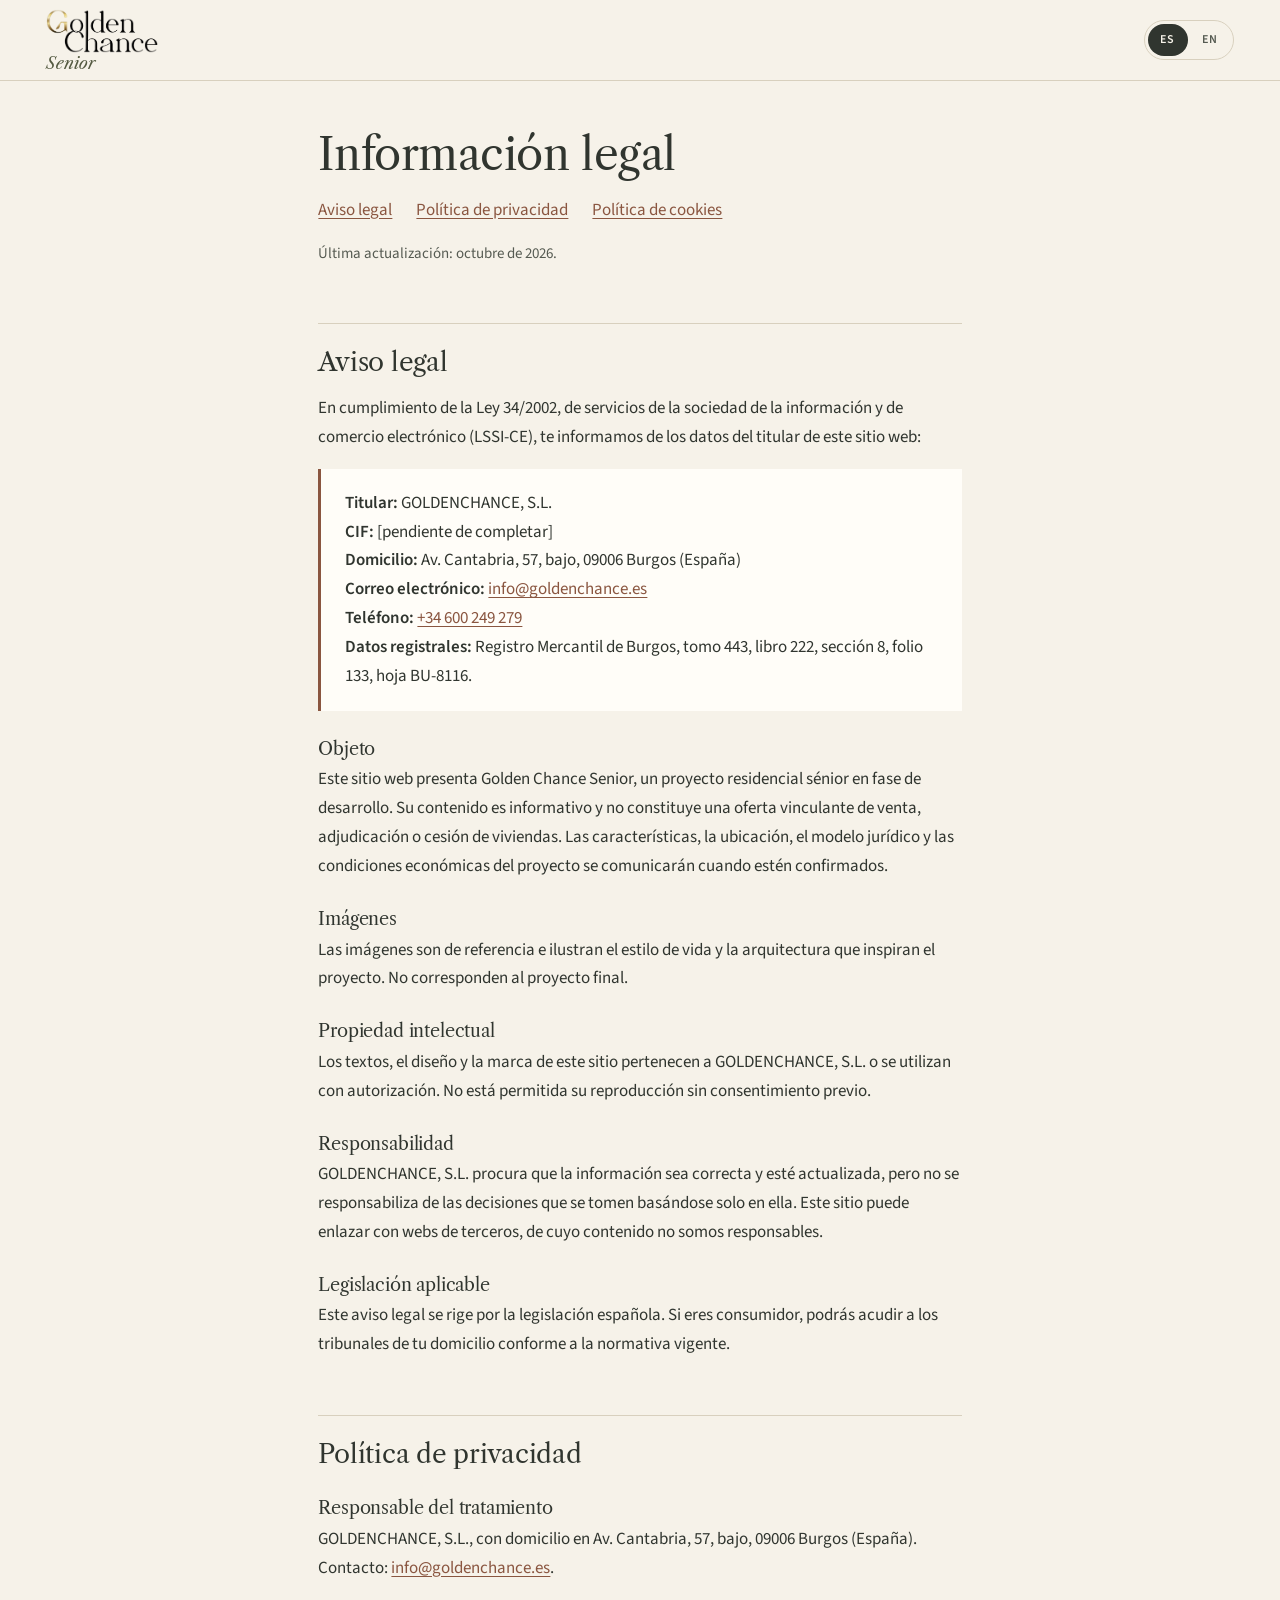
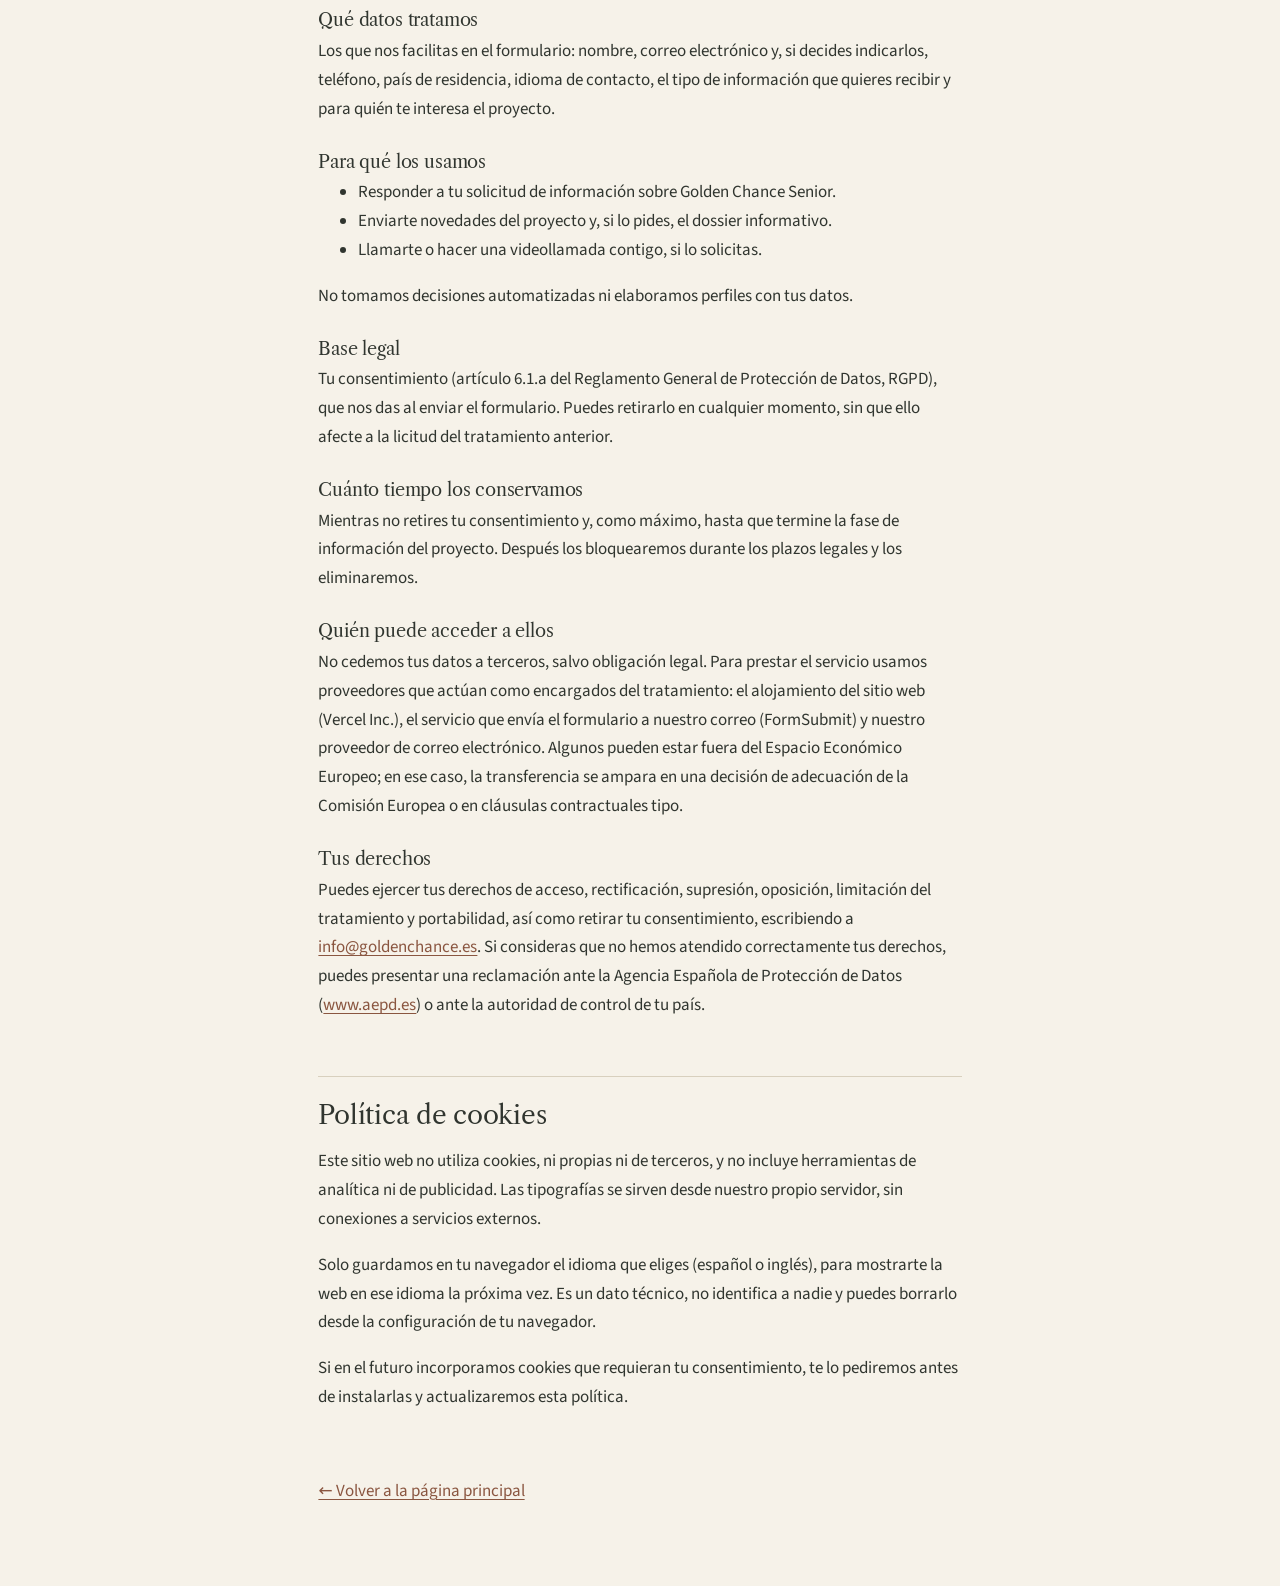
<file: html/legal.html>
<!--
========================================================
Proyecto: Golden Chance Senior
Autora: Marta Alarcón Rodríguez
Este proyecto ha sido desarrollado por la autora.
Durante el desarrollo se han utilizado herramientas
de Inteligencia Artificial (ChatGPT y Claude) como
apoyo para:
- redacción y traducción de los textos legales
- revisión de código
- detección de errores
Todas las propuestas fueron revisadas, adaptadas
e integradas manualmente. Los textos legales deben
validarse con el despacho de Golden Chance.
========================================================
-->
<!DOCTYPE html>
<html lang="es">
<head>
  <meta charset="UTF-8">
  <meta name="viewport" content="width=device-width, initial-scale=1.0">
  <title>Información legal · Golden Chance Senior</title>
  <meta name="description" content="Aviso legal, política de privacidad y política de cookies de Golden Chance Senior.">
  <meta name="robots" content="noindex,follow">
  <link rel="canonical" href="https://golden-chance-senior.vercel.app/html/legal.html">

  <!-- Iconos -->
  <link rel="icon" href="../favicon.ico" sizes="any">
  <link rel="icon" href="../assets/icons/favicon-32.png" type="image/png" sizes="32x32">
  <link rel="apple-touch-icon" href="../assets/icons/apple-touch-icon.png">

  <!-- CSS: base compartida + estilos de la página legal -->
  <link rel="stylesheet" href="../css/base.css">
  <link rel="stylesheet" href="../css/legal.css">

  <!-- JS: cambio de idioma -->
  <script src="../js/legal.js" defer></script>
</head>

<body>
<a class="SkipLink" href="#contenido">Saltar al contenido</a>

<!-- Cabecera: marca y selector de idioma -->
<header class="Header">
  <div class="u-container Header-inner">
    <a class="Brand js-homeLink" href="../index.html" aria-label="Golden Chance Senior">
      <img class="Brand-logo" src="../assets/icons/logo-golden-chance.webp" width="543" height="214" alt="">
      <span class="Brand-sub" aria-hidden="true">Senior</span>
    </a>
    <div class="Lang" role="group" aria-label="Idioma / Language">
      <button type="button" class="Lang-btn" data-lang="es" lang="es" aria-pressed="true">ES</button>
      <button type="button" class="Lang-btn" data-lang="en" lang="en" aria-pressed="false">EN</button>
    </div>
  </div>
</header>

<main class="u-container Legal" id="contenido">

<!-- Versión en español -->
<div class="Legal-version Legal-version--es" lang="es">
  <h1 class="Legal-title">Información legal</h1>
  <ul class="Legal-toc">
    <li><a href="#aviso-legal">Aviso legal</a></li>
    <li><a href="#privacidad">Política de privacidad</a></li>
    <li><a href="#cookies">Política de cookies</a></li>
  </ul>
  <p class="Legal-updated">Última actualización: octubre de 2026.</p>

  <h2 class="Legal-heading" id="aviso-legal">Aviso legal</h2>
  <p>En cumplimiento de la Ley 34/2002, de servicios de la sociedad de la información y de comercio electrónico (LSSI-CE), te informamos de los datos del titular de este sitio web:</p>
  <ul class="Legal-data">
    <li><strong>Titular:</strong> GOLDENCHANCE, S.L.</li>
    <li><strong>CIF:</strong> [pendiente de completar]</li>
    <li><strong>Domicilio:</strong> Av. Cantabria, 57, bajo, 09006 Burgos (España)</li>
    <li><strong>Correo electrónico:</strong> <a href="mailto:info@goldenchance.es">info@goldenchance.es</a></li>
    <li><strong>Teléfono:</strong> <a href="tel:+34600249279">+34 600 249 279</a></li>
    <li><strong>Datos registrales:</strong> Registro Mercantil de Burgos, tomo 443, libro 222, sección 8, folio 133, hoja BU-8116.</li>
  </ul>
  <h3 class="Legal-subheading">Objeto</h3>
  <p>Este sitio web presenta Golden Chance Senior, un proyecto residencial sénior en fase de desarrollo. Su contenido es informativo y no constituye una oferta vinculante de venta, adjudicación o cesión de viviendas. Las características, la ubicación, el modelo jurídico y las condiciones económicas del proyecto se comunicarán cuando estén confirmados.</p>
  <h3 class="Legal-subheading">Imágenes</h3>
  <p>Las imágenes son de referencia e ilustran el estilo de vida y la arquitectura que inspiran el proyecto. No corresponden al proyecto final.</p>
  <h3 class="Legal-subheading">Propiedad intelectual</h3>
  <p>Los textos, el diseño y la marca de este sitio pertenecen a GOLDENCHANCE, S.L. o se utilizan con autorización. No está permitida su reproducción sin consentimiento previo.</p>
  <h3 class="Legal-subheading">Responsabilidad</h3>
  <p>GOLDENCHANCE, S.L. procura que la información sea correcta y esté actualizada, pero no se responsabiliza de las decisiones que se tomen basándose solo en ella. Este sitio puede enlazar con webs de terceros, de cuyo contenido no somos responsables.</p>
  <h3 class="Legal-subheading">Legislación aplicable</h3>
  <p>Este aviso legal se rige por la legislación española. Si eres consumidor, podrás acudir a los tribunales de tu domicilio conforme a la normativa vigente.</p>

  <h2 class="Legal-heading" id="privacidad">Política de privacidad</h2>
  <h3 class="Legal-subheading">Responsable del tratamiento</h3>
  <p>GOLDENCHANCE, S.L., con domicilio en Av. Cantabria, 57, bajo, 09006 Burgos (España). Contacto: <a href="mailto:info@goldenchance.es">info@goldenchance.es</a>.</p>
  <h3 class="Legal-subheading">Qué datos tratamos</h3>
  <p>Los que nos facilitas en el formulario: nombre, correo electrónico y, si decides indicarlos, teléfono, país de residencia, idioma de contacto, el tipo de información que quieres recibir y para quién te interesa el proyecto.</p>
  <h3 class="Legal-subheading">Para qué los usamos</h3>
  <ul class="Legal-list">
    <li>Responder a tu solicitud de información sobre Golden Chance Senior.</li>
    <li>Enviarte novedades del proyecto y, si lo pides, el dossier informativo.</li>
    <li>Llamarte o hacer una videollamada contigo, si lo solicitas.</li>
  </ul>
  <p>No tomamos decisiones automatizadas ni elaboramos perfiles con tus datos.</p>
  <h3 class="Legal-subheading">Base legal</h3>
  <p>Tu consentimiento (artículo 6.1.a del Reglamento General de Protección de Datos, RGPD), que nos das al enviar el formulario. Puedes retirarlo en cualquier momento, sin que ello afecte a la licitud del tratamiento anterior.</p>
  <h3 class="Legal-subheading">Cuánto tiempo los conservamos</h3>
  <p>Mientras no retires tu consentimiento y, como máximo, hasta que termine la fase de información del proyecto. Después los bloquearemos durante los plazos legales y los eliminaremos.</p>
  <h3 class="Legal-subheading">Quién puede acceder a ellos</h3>
  <p>No cedemos tus datos a terceros, salvo obligación legal. Para prestar el servicio usamos proveedores que actúan como encargados del tratamiento: el alojamiento del sitio web (Vercel Inc.), el servicio que envía el formulario a nuestro correo (FormSubmit) y nuestro proveedor de correo electrónico. Algunos pueden estar fuera del Espacio Económico Europeo; en ese caso, la transferencia se ampara en una decisión de adecuación de la Comisión Europea o en cláusulas contractuales tipo.</p>
  <h3 class="Legal-subheading">Tus derechos</h3>
  <p>Puedes ejercer tus derechos de acceso, rectificación, supresión, oposición, limitación del tratamiento y portabilidad, así como retirar tu consentimiento, escribiendo a <a href="mailto:info@goldenchance.es">info@goldenchance.es</a>. Si consideras que no hemos atendido correctamente tus derechos, puedes presentar una reclamación ante la Agencia Española de Protección de Datos (<a href="https://www.aepd.es" rel="noopener noreferrer">www.aepd.es</a>) o ante la autoridad de control de tu país.</p>

  <h2 class="Legal-heading" id="cookies">Política de cookies</h2>
  <p>Este sitio web no utiliza cookies, ni propias ni de terceros, y no incluye herramientas de analítica ni de publicidad. Las tipografías se sirven desde nuestro propio servidor, sin conexiones a servicios externos.</p>
  <p>Solo guardamos en tu navegador el idioma que eliges (español o inglés), para mostrarte la web en ese idioma la próxima vez. Es un dato técnico, no identifica a nadie y puedes borrarlo desde la configuración de tu navegador.</p>
  <p>Si en el futuro incorporamos cookies que requieran tu consentimiento, te lo pediremos antes de instalarlas y actualizaremos esta política.</p>

  <a class="Legal-back js-homeLink" href="../index.html">← Volver a la página principal</a>
</div>

<!-- Versión en inglés -->
<div class="Legal-version Legal-version--en" lang="en">
  <h1 class="Legal-title">Legal information</h1>
  <ul class="Legal-toc">
    <li><a href="#legal-notice">Legal notice</a></li>
    <li><a href="#privacy">Privacy policy</a></li>
    <li><a href="#cookies-en">Cookie policy</a></li>
  </ul>
  <p class="Legal-updated">Last updated: October 2026. This is a translation provided for convenience; in the event of any discrepancy, the Spanish version shall prevail.</p>

  <h2 class="Legal-heading" id="legal-notice">Legal notice</h2>
  <p>In accordance with Spanish Law 34/2002 on Information Society Services and Electronic Commerce (LSSI-CE), the owner of this website is:</p>
  <ul class="Legal-data">
    <li><strong>Owner:</strong> GOLDENCHANCE, S.L.</li>
    <li><strong>Tax ID (CIF):</strong> [to be completed]</li>
    <li><strong>Registered address:</strong> Av. Cantabria, 57, bajo, 09006 Burgos (Spain)</li>
    <li><strong>Email:</strong> <a href="mailto:info@goldenchance.es">info@goldenchance.es</a></li>
    <li><strong>Phone:</strong> <a href="tel:+34600249279">+34 600 249 279</a></li>
    <li><strong>Registration:</strong> Burgos Companies Register (Registro Mercantil), volume 443, book 222, section 8, page 133, sheet BU-8116.</li>
  </ul>
  <h3 class="Legal-subheading">Purpose of this website</h3>
  <p>This website presents Golden Chance Senior, a senior living project currently in development. Its content is for information only and does not constitute a binding offer to sell, allocate or assign any home. The project's features, location, legal structure and financial terms will be announced once they are confirmed.</p>
  <h3 class="Legal-subheading">Images</h3>
  <p>All images are for reference only. They illustrate the lifestyle and architecture that inspire the project and do not show the final development.</p>
  <h3 class="Legal-subheading">Intellectual property</h3>
  <p>The text, design and branding of this website belong to GOLDENCHANCE, S.L. or are used with permission. They may not be reproduced without prior consent.</p>
  <h3 class="Legal-subheading">Liability</h3>
  <p>GOLDENCHANCE, S.L. makes every effort to keep the information accurate and up to date, but accepts no liability for decisions made solely on the basis of it. This website may link to third-party websites, for whose content we are not responsible.</p>
  <h3 class="Legal-subheading">Governing law</h3>
  <p>This legal notice is governed by Spanish law. If you are a consumer, you may bring proceedings before the courts of your place of residence, as provided by applicable law.</p>

  <h2 class="Legal-heading" id="privacy">Privacy policy</h2>
  <h3 class="Legal-subheading">Data controller</h3>
  <p>GOLDENCHANCE, S.L., Av. Cantabria, 57, bajo, 09006 Burgos (Spain). Contact: <a href="mailto:info@goldenchance.es">info@goldenchance.es</a>.</p>
  <h3 class="Legal-subheading">What data we process</h3>
  <p>The data you provide in the form: your name, your email address and, if you choose to give them, your phone number, country of residence, preferred language, the information you would like to receive and who you are enquiring for.</p>
  <h3 class="Legal-subheading">Why we use it</h3>
  <ul class="Legal-list">
    <li>To answer your request for information about Golden Chance Senior.</li>
    <li>To send you project updates and, if you ask for it, the information pack.</li>
    <li>To phone you or arrange a video call, if you request one.</li>
  </ul>
  <p>We do not use your data for automated decision-making or profiling.</p>
  <h3 class="Legal-subheading">Legal basis</h3>
  <p>Your consent (Article 6(1)(a) of the General Data Protection Regulation, GDPR), which you give when you submit the form. You may withdraw it at any time; this will not affect the lawfulness of any processing carried out before you withdrew it.</p>
  <h3 class="Legal-subheading">How long we keep it</h3>
  <p>We keep it until you withdraw your consent or, at the latest, until the project's information phase ends. After that, we will retain it in restricted form only for the periods required by law, and then delete it.</p>
  <h3 class="Legal-subheading">Who can access it</h3>
  <p>We do not share your data with third parties unless required by law. To provide this service, we use providers who act as data processors on our behalf: our website host (Vercel Inc.), the service that forwards the form to our inbox (FormSubmit) and our email provider. Some of them may be located outside the European Economic Area; in that case, the transfer is covered by a European Commission adequacy decision or by standard contractual clauses.</p>
  <h3 class="Legal-subheading">Your rights</h3>
  <p>You have the right to access, rectify and erase your data, to object to or restrict its processing, and to data portability. You may also withdraw your consent at any time. To exercise these rights, email us at <a href="mailto:info@goldenchance.es">info@goldenchance.es</a>. If you believe we have not handled your request properly, you may lodge a complaint with the Spanish Data Protection Agency (<a href="https://www.aepd.es" rel="noopener noreferrer">www.aepd.es</a>) or with the supervisory authority in your own country.</p>

  <h2 class="Legal-heading" id="cookies-en">Cookie policy</h2>
  <p>This website does not use cookies, either our own or third-party ones, and contains no analytics or advertising tools. Fonts are served from our own server, with no connections to external services.</p>
  <p>The only thing we store in your browser is your choice of language (Spanish or English), so that the website appears in that language on your next visit. This is a technical setting that does not identify you, and you can delete it in your browser settings.</p>
  <p>If we ever add cookies that require your consent, we will ask for it before setting them and will update this policy.</p>

  <a class="Legal-back" href="../index.html?lang=en">← Back to the main page</a>
</div>

</main>
</body>
</html>
</file>
<file: css/base.css>
/* ========================================================
   Proyecto Golden Chance Senior
   Este archivo ha sido desarrollado por la autora
   (Marta Alarcón Rodríguez).
   Se ha utilizado Inteligencia Artificial (ChatGPT y Claude)
   como apoyo para:
   - organización del CSS
   - optimización del código
   - revisión responsive
   - mejoras de accesibilidad
   - propuestas de refactorización
   Todas las decisiones finales y modificaciones fueron
   revisadas e implementadas manualmente.
======================================================== */

/* ==========================================================
   BASE
   Tipografías, tokens, reset, utilidades y componentes
   compartidos (botones, cabecera, marca y selector de idioma).
   Se carga en TODAS las páginas, antes del CSS específico.
========================================================== */

/* ==========================================================
   TIPOGRAFÍAS (alojadas en el propio proyecto, sin peticiones
   a servicios externos)
========================================================== */
@font-face {
  font-family: "Libre Caslon Text";
  font-style: normal;
  font-weight: 400;
  font-display: swap;
  src: url("../assets/fonts/libre-caslon-text-latin-400-normal.woff2") format("woff2");
}

@font-face {
  font-family: "Libre Caslon Text";
  font-style: italic;
  font-weight: 400;
  font-display: swap;
  src: url("../assets/fonts/libre-caslon-text-latin-400-italic.woff2") format("woff2");
}

@font-face {
  font-family: "Source Sans 3";
  font-style: normal;
  font-weight: 400;
  font-display: swap;
  src: url("../assets/fonts/source-sans-3-latin-400-normal.woff2") format("woff2");
}

@font-face {
  font-family: "Source Sans 3";
  font-style: normal;
  font-weight: 500;
  font-display: swap;
  src: url("../assets/fonts/source-sans-3-latin-500-normal.woff2") format("woff2");
}

@font-face {
  font-family: "Source Sans 3";
  font-style: normal;
  font-weight: 600;
  font-display: swap;
  src: url("../assets/fonts/source-sans-3-latin-600-normal.woff2") format("woff2");
}

/* ==========================================================
   TOKENS
========================================================== */
:root {
  /* Paleta. Las variantes "Ink" son las versiones con contraste
     suficiente para texto (WCAG 2.2 AA) sobre el fondo marfil. */
  --color-ivory: #f6f2e9;
  --color-sand: #ece5d6;
  --color-white: #fffdf8;
  --color-olive: #7c8265;
  --color-oliveInk: #545a41; /* ≈6.4:1 sobre marfil */
  --color-oliveLight: #c9cdb4;
  --color-terracotta: #b88e78;
  --color-terracottaInk: #8a5640; /* ≈5.6:1 sobre marfil */
  --color-terracottaDark: #723f2c;
  --color-charcoal: #30352f; /* ≈11.9:1 sobre marfil */
  --color-muted: #565b52; /* ≈6.6:1 sobre marfil */
  --color-line: #d8d0be;
  --color-error: #a4262c;

  --font-serif: "Libre Caslon Text", Georgia, "Times New Roman", serif;
  --font-sans: "Source Sans 3", system-ui, -apple-system, "Segoe UI", sans-serif;

  /* Escala tipográfica fluida */
  --text-body: clamp(1rem, 0.96rem + 0.2vw, 1.125rem);
  --text-lead: clamp(1.125rem, 1.02rem + 0.45vw, 1.3125rem);
  --text-h3: clamp(1.2rem, 1.1rem + 0.4vw, 1.4rem);
  --text-h2: clamp(1.75rem, 1.4rem + 1.4vw, 2.5rem);
  --text-h1: clamp(2.125rem, 1.5rem + 3.3vw, 4.25rem);

  --space-section: clamp(4.5rem, 3rem + 6vw, 9rem);
  --gutter: clamp(1rem, 0.5rem + 3vw, 3rem);
  --container: 76rem;
  --radius: 4px;
  --radius-button: 0.625rem;
  --focus-ring: 0 0 0 3px var(--color-ivory), 0 0 0 6px var(--color-terracottaInk);

  /* Curvas y duraciones: toda transition/animation usa un token,
     así prefers-reduced-motion las anula reasignándolos en :root
     (ver el final del archivo), sin forzar la cascada. */
  --ease-out: cubic-bezier(0.2, 0.7, 0.2, 1);
  --ease-inOut: cubic-bezier(0.7, 0, 0.2, 1);
  --ease-spring: cubic-bezier(0.34, 1.56, 0.64, 1);
  --duration-250: 0.25s;
  --duration-350: 0.35s;
  --duration-400: 0.4s;
  --duration-450: 0.45s;
  --duration-500: 0.5s;
  --duration-600: 0.6s;
  --duration-800: 0.8s;
  --duration-900: 0.9s;
  --duration-1000: 1s;
  --duration-1100: 1.1s;
  --duration-1200: 1.2s;
  --duration-1800: 1.8s;
  --duration-2400: 2.4s;
  --duration-6000: 6s;
  --duration-16000: 16s;

  /* Capas, de menor a mayor (ningún valor supera 100) */
  --z-heroMedia: -2;
  --z-heroOverlay: -1;
  --z-curtain: 1;
  --z-stepNumber: 1;
  --z-printFront: 2;
  --z-dragging: 3;
  --z-stickyCta: 40;
  --z-header: 50;
  --z-skipLink: 100;
}

/* ==========================================================
   RESET
========================================================== */
*,
*::before,
*::after {
  box-sizing: border-box;
}

html {
  scroll-behavior: smooth;
  -webkit-text-size-adjust: 100%;
}

body {
  margin: 0;
  background-color: var(--color-ivory);
  color: var(--color-charcoal);
  font-family: var(--font-sans);
  font-size: var(--text-body);
  line-height: 1.65;
}

img,
picture {
  display: block;
  max-width: 100%;
  height: auto;
}

/* Los anclajes quedan por debajo de la cabecera fija */
[id] {
  scroll-margin-top: 5rem;
}

h1,
h2,
h3 {
  margin: 0;
  font-family: var(--font-serif);
  font-weight: 400;
  line-height: 1.12;
  letter-spacing: -0.01em;
}

p {
  margin: 0 0 1em;
}

a {
  color: var(--color-terracottaInk);
  text-underline-offset: 0.2em;
}

/* Foco visible en todos los elementos interactivos (WCAG 2.4.7 / 2.4.11) */
:focus-visible {
  outline: none;
  box-shadow: var(--focus-ring);
  border-radius: var(--radius);
}

/* ==========================================================
   UTILIDADES
========================================================== */
.u-container {
  max-width: var(--container);
  margin-inline: auto;
  padding-inline: var(--gutter);
}

.u-nowrap {
  white-space: nowrap;
}

/* Oculta visualmente pero mantiene el contenido para lectores de pantalla */
.u-srOnly {
  position: absolute;
  width: 1px;
  height: 1px;
  overflow: hidden;
  clip: rect(0 0 0 0);
  white-space: nowrap;
}

.u-eyebrow {
  display: flex;
  align-items: center;
  gap: 0.75rem;
  margin: 0 0 1.25rem;
  font-family: var(--font-sans);
  font-size: 0.875rem;
  font-weight: 600;
  letter-spacing: 0.14em;
  text-transform: uppercase;
  color: var(--color-oliveInk);
}

.u-eyebrow::before {
  content: "";
  width: 2rem;
  height: 1px;
  background-color: currentColor;
  transform-origin: 0 50%;
}

/* ==========================================================
   ENLACE "SALTAR AL CONTENIDO"
========================================================== */
.SkipLink {
  position: absolute;
  top: -4rem;
  left: 1rem;
  z-index: var(--z-skipLink);
  padding: 0.75rem 1.25rem;
  border-radius: var(--radius);
  background-color: var(--color-charcoal);
  color: var(--color-white);
  text-decoration: none;
}

.SkipLink:focus {
  top: 1rem;
}

/* ==========================================================
   BOTONES
========================================================== */
.Button {
  position: relative;
  overflow: hidden;
  display: inline-flex;
  align-items: center;
  justify-content: center;
  gap: 0.5rem;
  min-height: 2.875rem;
  padding: 0.6rem 1.35rem;
  border: 2px solid transparent;
  border-radius: var(--radius-button);
  font: 600 1rem/1.2 var(--font-sans);
  text-decoration: none;
  cursor: pointer;
  transition:
    background-color var(--duration-250),
    color var(--duration-250),
    border-color var(--duration-250),
    transform var(--duration-250) var(--ease-out),
    box-shadow var(--duration-250);
}

.Button:hover {
  transform: translateY(-2px);
}

.Button--primary {
  background-color: var(--color-terracottaInk);
  color: var(--color-white);
}

/* Brillo que cruza el botón al pasar el ratón */
.Button--primary::after {
  content: "";
  position: absolute;
  inset: 0;
  background: linear-gradient(110deg, transparent 30%, rgb(255 255 255 / 0.22) 50%, transparent 70%);
  transform: translateX(-120%);
  transition: transform var(--duration-800) var(--ease-out);
}

.Button--primary:hover {
  background-color: var(--color-terracottaDark);
  box-shadow: 0 12px 24px -12px rgb(138 86 64 / 0.7);
}

.Button--primary:hover::after {
  transform: translateX(120%);
}

.Button--light {
  border-color: var(--color-white);
  color: var(--color-white);
}

.Button--light:hover {
  background-color: var(--color-white);
  color: var(--color-charcoal);
}

/* ==========================================================
   CABECERA (Mobile First: menú desplegable hasta 1280px)
========================================================== */
.Header {
  position: sticky;
  top: 0;
  z-index: var(--z-header);
  border-bottom: 1px solid var(--color-line);
  background-color: rgb(246 242 233 / 0.96);
  transition: box-shadow var(--duration-400) var(--ease-out);
}

.Header.is-scrolled {
  box-shadow: 0 10px 30px -18px rgb(48 53 47 / 0.35);
}

.Header-inner {
  display: flex;
  align-items: center;
  justify-content: space-between;
  gap: 0.6rem;
  max-width: 88rem;
  min-height: 4.75rem;
}

/* Barra de progreso de lectura (se escala desde JavaScript) */
.Header-progress {
  position: absolute;
  right: 0;
  bottom: -1px;
  left: 0;
  height: 2px;
  background-color: var(--color-terracotta);
  transform: scaleX(0);
  transform-origin: 0 50%;
  pointer-events: none;
}

.Header-cta {
  display: none;
  flex: none;
  min-height: 2.5rem;
  padding: 0.45rem 1.1rem;
  font-size: 0.9375rem;
  white-space: nowrap;
}

/* ---------- Marca ---------- */
.Brand {
  flex: none;
  display: flex;
  flex-direction: column;
  align-items: flex-start;
  gap: 0.15rem;
  padding-block: 0.55rem;
  color: var(--color-charcoal);
  line-height: 1;
  text-decoration: none;
}

.Brand-logo {
  width: auto;
  height: 2.3rem;
}

.Brand-sub {
  font-family: var(--font-serif);
  font-size: 0.9rem;
  font-style: italic;
  font-weight: 400;
  letter-spacing: 0.01em;
  color: var(--color-oliveInk);
  white-space: nowrap;
}

/* ---------- Navegación ---------- */
.Nav {
  position: absolute;
  inset: 100% 0 auto;
  display: none;
  border-bottom: 1px solid var(--color-line);
  background-color: var(--color-ivory);
}

.Nav.is-open {
  display: block;
}

.Nav-list {
  display: flex;
  flex-direction: column;
  margin: 0;
  padding: 0.5rem var(--gutter) 1.5rem;
  list-style: none;
}

.Nav-link {
  display: block;
  padding: 1rem 0;
  border-bottom: 1px solid var(--color-line);
  color: var(--color-charcoal);
  font-size: 1.125rem;
  font-weight: 500;
  text-decoration: none;
  white-space: nowrap;
}

.Nav-link:hover {
  border-color: var(--color-terracotta);
}

.Nav-mobileCta {
  margin-top: 1.25rem;
}

.Nav-mobileCta .Button {
  width: 100%;
}

.Nav-toggle {
  order: 3;
  flex: none;
  display: inline-flex;
  align-items: center;
  gap: 0.5rem;
  min-height: 2.5rem;
  padding: 0.5rem 0.8rem;
  border: 1px solid var(--color-charcoal);
  border-radius: var(--radius);
  background-color: transparent;
  color: var(--color-charcoal);
  font: 600 0.9375rem var(--font-sans);
  cursor: pointer;
}

.Nav-toggleIcon {
  position: relative;
  width: 1.1rem;
  height: 2px;
  background-color: currentColor;
}

.Nav-toggleIcon::before,
.Nav-toggleIcon::after {
  content: "";
  position: absolute;
  left: 0;
  width: 100%;
  height: 2px;
  background-color: currentColor;
}

.Nav-toggleIcon::before {
  top: -6px;
}

.Nav-toggleIcon::after {
  top: 6px;
}

/* El texto "Menú" solo es visible a partir de 481px */
.Nav-toggleText {
  position: absolute;
  width: 1px;
  height: 1px;
  overflow: hidden;
  clip: rect(0 0 0 0);
  white-space: nowrap;
}

/* ---------- Selector de idioma ---------- */
.Lang {
  flex: none;
  align-self: center;
  display: flex;
  gap: 2px;
  margin-left: auto;
  padding: 3px;
  border: 1px solid var(--color-line);
  border-radius: 999px;
}

.Lang-btn {
  min-width: 2.5rem;
  min-height: 2rem;
  padding: 0 0.65rem;
  border: 0;
  border-radius: 999px;
  background-color: transparent;
  color: var(--color-muted);
  font: 600 0.75rem var(--font-sans);
  letter-spacing: 0.08em;
  cursor: pointer;
  transition:
    background-color var(--duration-350) var(--ease-out),
    color var(--duration-350) var(--ease-out);
}

.Lang-btn:hover {
  color: var(--color-charcoal);
}

.Lang-btn:focus-visible {
  box-shadow: 0 0 0 3px var(--color-terracottaInk);
}

.Lang-btn[aria-pressed="true"] {
  background-color: var(--color-charcoal);
  color: var(--color-ivory);
}

/* ==========================================================
   RESPONSIVE (Mobile First)
========================================================== */
@media (min-width: 481px) {
  .Header-inner {
    gap: 1.5rem;
  }

  .Brand-logo {
    height: 2.75rem;
  }

  .Brand-sub {
    font-size: 1rem;
  }

  .Nav-toggle {
    padding: 0.4rem 0.9rem;
  }

  .Nav-toggleText {
    position: static;
    width: auto;
    height: auto;
    overflow: visible;
    clip: auto;
  }
}

@media (min-width: 1280px) {
  .Header-cta {
    display: inline-flex;
  }

  .Nav {
    position: static;
    display: block;
    margin-left: auto;
    border-bottom: 0;
    background-color: transparent;
  }

  .Nav-list {
    flex-direction: row;
    gap: 1.75rem;
    padding: 0;
  }

  /* En escritorio el subrayado crece de izquierda a derecha */
  .Nav-link {
    padding: 0.5rem 0;
    border-bottom: 0;
    background: linear-gradient(var(--color-terracotta), var(--color-terracotta)) 0 100% / 0 2px no-repeat;
    font-size: 0.9375rem;
    transition: background-size var(--duration-350) var(--ease-out);
  }

  .Nav-link:hover,
  .Nav-link:focus-visible {
    background-size: 100% 2px;
  }

  .Nav-mobileCta,
  .Nav-toggle {
    display: none;
  }

  .Lang {
    margin-left: 3rem;
  }
}

@media (min-width: 1408px) {
  .Lang {
    margin-left: 4.5rem;
  }
}

/* ==========================================================
   PREFERENCIAS DE ACCESIBILIDAD DEL SISTEMA
   Las transiciones se anulan reasignando los tokens de duración;
   las animaciones de entrada solo existen dentro de
   (prefers-reduced-motion: no-preference), en el CSS de cada página.
========================================================== */
@media (prefers-reduced-motion: reduce) {
  :root {
    --duration-250: 0.001ms;
    --duration-350: 0.001ms;
    --duration-400: 0.001ms;
    --duration-450: 0.001ms;
    --duration-500: 0.001ms;
    --duration-600: 0.001ms;
    --duration-800: 0.001ms;
    --duration-900: 0.001ms;
    --duration-1000: 0.001ms;
    --duration-1100: 0.001ms;
    --duration-1200: 0.001ms;
    --duration-1800: 0.001ms;
    --duration-2400: 0.001ms;
    --duration-6000: 0.001ms;
    --duration-16000: 0.001ms;
  }

  html {
    scroll-behavior: auto;
  }

  .Button:hover {
    transform: none;
  }
}
</file>
<file: css/home.css>
/* ========================================================
   Proyecto Golden Chance Senior
   Este archivo ha sido desarrollado por la autora
   (Marta Alarcón Rodríguez).
   Se ha utilizado Inteligencia Artificial (ChatGPT y Claude)
   como apoyo para:
   - organización del CSS
   - optimización del código
   - revisión responsive
   - mejoras de accesibilidad
   - propuestas de refactorización
   Todas las decisiones finales y modificaciones fueron
   revisadas e implementadas manualmente.
======================================================== */

/* ==========================================================
   HOME
   Secciones de la landing. Mobile First: los estilos base son
   los de móvil y se amplían con @media (min-width: …px).
========================================================== */

/* ==========================================================
   SECCIONES GENÉRICAS
========================================================== */
.Section {
  --curtain: var(--color-ivory);
  padding-block: var(--space-section);
}

.Section--sand {
  --curtain: var(--color-sand);
  background-color: var(--color-sand);
}

.Section--dark {
  background-color: var(--color-charcoal);
  color: var(--color-ivory);
}

.Section--dark .u-eyebrow {
  color: var(--color-oliveLight);
}

.Section-title {
  max-width: 22ch;
  font-size: var(--text-h2);
  line-height: 1.15;
}

/* Variantes algo más pequeñas para bloques con mucho texto */
.Section-title--compact {
  font-size: clamp(1.6rem, 1.35rem + 1vw, 2.125rem);
}

.Section-lead {
  max-width: 40rem;
  margin-top: 1.5rem;
  color: var(--color-muted);
  font-size: clamp(1.0625rem, 1rem + 0.25vw, 1.1875rem);
  line-height: 1.65;
}

.Section-lead--compact {
  font-size: 1rem;
}

.Section--dark .Section-lead {
  color: #d9d5ca;
}

/* ==========================================================
   FOTOGRAFÍAS
========================================================== */
.Photo {
  position: relative;
  overflow: hidden;
  margin: 0;
  background-color: var(--color-sand);
}

.Photo-img {
  position: absolute;
  inset: 0;
  width: 100%;
  height: 100%;
  object-fit: cover;
}

/* ==========================================================
   PORTADA (HERO)
========================================================== */
/* La portada se queda fija y el resto de la página sube por encima,
   como un telón. Cada sección siguiente necesita su propio fondo. */
.Hero {
  position: sticky;
  top: 0;
  isolation: isolate;
  display: grid;
  min-height: min(92vh, 56rem);
  background-color: var(--color-charcoal);
  color: var(--color-white);
}

:where(.Hero ~ *) {
  position: relative;
  background-color: var(--color-ivory);
}

.Hero::after {
  content: "";
  position: absolute;
  inset: 0;
  z-index: var(--z-heroOverlay);
  background:
    linear-gradient(90deg, rgb(30 34 28 / 0.78) 0%, rgb(30 34 28 / 0.5) 50%, rgb(30 34 28 / 0.15) 100%),
    linear-gradient(0deg, rgb(30 34 28 / 0.55), transparent 45%);
}

.Hero-media {
  position: absolute;
  inset: 0;
  z-index: var(--z-heroMedia);
}

.Hero-media .Photo-img {
  object-position: 58% 50%;
}

.Hero-content {
  align-self: end;
  width: 100%;
  padding-block: clamp(6rem, 10vw, 9rem) clamp(3.5rem, 7vw, 6rem);
}

.Hero-kicker {
  margin-bottom: 1.5rem;
  font-size: 0.9375rem;
  font-weight: 600;
  letter-spacing: 0.16em;
  text-transform: uppercase;
  opacity: 0.95;
}

.Hero-title {
  font-size: var(--text-h1);
  font-weight: 400;
}

.Hero-title em {
  font-style: italic;
  color: #ebd3c4;
}

.Hero-sub {
  max-width: 36rem;
  margin: 1.75rem 0 0;
  font-size: var(--text-lead);
}

.Hero-body {
  max-width: 36rem;
  margin-top: 1rem;
  opacity: 0.95;
}

.Hero-actions {
  display: flex;
  flex-wrap: wrap;
  gap: 1rem;
  margin-top: 2.25rem;
}

.Hero-badge {
  display: inline-flex;
  align-items: center;
  gap: 0.6rem;
  margin-top: 2.5rem;
  padding: 0.5rem 0.9rem;
  border: 1px solid rgb(255 253 248 / 0.5);
  border-radius: 999px;
  font-size: 0.9375rem;
}

.Hero-badge::before {
  content: "";
  width: 0.55rem;
  height: 0.55rem;
  border-radius: 50%;
  background-color: #e3b9a3;
}

/* Indicador de scroll: una línea fina con un destello que baja.
   Solo en escritorio, donde la portada tiene altura de sobra. */
.Hero-scroll {
  display: none;
}

/* ==========================================================
   PILARES
========================================================== */
.Pillars {
  border-bottom: 1px solid var(--color-line);
  background-color: var(--color-white);
}

.Pillars-list {
  display: grid;
  margin: 0;
  padding: 0;
  list-style: none;
}

.Pillars-item {
  padding: 1.5rem 1rem 1.5rem 0;
}

.Pillars-item + .Pillars-item {
  border-top: 1px solid var(--color-line);
}

.Pillars-name {
  position: relative;
  margin: 0 0 0.35rem;
  font-family: var(--font-serif);
  font-size: 1.375rem;
}

.Pillars-text {
  margin: 0;
  color: var(--color-muted);
  font-size: 1rem;
  line-height: 1.5;
}

/* ==========================================================
   FILOSOFÍA
========================================================== */
.Philosophy {
  display: grid;
  gap: 2.5rem;
}

.Philosophy-list {
  margin: 0;
  padding: 0;
  list-style: none;
  counter-reset: motive;
}

.Philosophy-item {
  counter-increment: motive;
  display: grid;
  grid-template-columns: 3rem 1fr;
  gap: 1rem;
  padding: 1.25rem 0;
  border-top: 1px solid var(--color-line);
}

.Philosophy-item::before {
  content: "0" counter(motive);
  color: var(--color-terracottaInk);
  font-family: var(--font-serif);
  font-size: 1.25rem;
}

.Philosophy-quote {
  margin: 2.5rem 0 0;
  padding-left: 1.5rem;
  border-left: 2px solid var(--color-terracotta);
  color: var(--color-oliveInk);
  font-family: var(--font-serif);
  font-size: clamp(1.125rem, 1.05rem + 0.3vw, 1.3rem);
  font-style: italic;
  line-height: 1.35;
}

/* ==========================================================
   FORMA DE VIVIR
========================================================== */
.Ways-head {
  display: grid;
  gap: 1.5rem;
  margin-bottom: clamp(3rem, 6vw, 5rem);
}

.Ways-grid {
  display: grid;
  gap: clamp(2.5rem, 4vw, 3.5rem);
}

.Ways-media {
  aspect-ratio: 3 / 4;
  margin-bottom: 1.5rem;
}

.Ways-item:nth-child(1) .Photo-img {
  object-position: 40% 50%;
}

.Ways-item:nth-child(2) .Photo-img {
  object-position: 50% 55%;
}

.Ways-item:nth-child(3) .Photo-img {
  object-position: 44% 50%;
}

.Ways-title {
  margin-bottom: 0.6rem;
  font-size: var(--text-h3);
}

.Ways-text {
  margin: 0;
  color: var(--color-muted);
}

/* ==========================================================
   COMUNIDAD
========================================================== */
.Community {
  --curtain: var(--color-oliveInk);
  display: grid;
  background-color: var(--color-oliveInk);
  color: var(--color-ivory);
}

.Community-media {
  min-height: 22rem;
}

.Community-media .Photo-img {
  object-position: 64% 60%;
}

.Community-body {
  padding: clamp(3.5rem, 7vw, 7rem) var(--gutter);
}

.Community .u-eyebrow {
  color: #dcdfc9;
}

.Community-statement {
  max-width: 30ch;
  margin: 0 0 2rem;
  font-family: var(--font-serif);
  font-size: clamp(1.3rem, 1.15rem + 0.8vw, 1.8rem);
  line-height: 1.35;
}

.Community-tags {
  display: flex;
  flex-wrap: wrap;
  gap: 0.6rem;
  margin: 0 0 2rem;
  padding: 0;
  list-style: none;
}

.Community-tag {
  padding: 0.4rem 1rem;
  border: 1px solid rgb(246 242 233 / 0.55);
  border-radius: 999px;
  font-size: 1rem;
}

.Community-note {
  max-width: 34rem;
  margin: 0;
  padding-top: 1.5rem;
  border-top: 1px solid rgb(246 242 233 / 0.25);
  color: #e4e2d6;
  font-size: 0.9375rem;
}

/* ==========================================================
   ENTORNO
   La foto se queda fija (sticky) y cambia mientras las tarjetas
   de texto pasan por encima. Sin JS se ve siempre la primera.
========================================================== */
.Setting {
  position: relative;
  background-color: var(--color-oliveInk);
}

.Setting-stage {
  position: sticky;
  top: 0;
  height: 100vh;
  height: 100svh;
  overflow: hidden;
}

.Setting-layer {
  position: absolute;
  inset: 0;
  opacity: 0;
  transition: opacity var(--duration-1200) var(--ease-out);
}

.Setting-layer.is-active {
  opacity: 1;
}

.Setting-img {
  width: 100%;
  height: 100%;
  object-fit: cover;
}

/* Degradado suave arriba y abajo para dar profundidad y que el
   índice de escenas se lea sobre cualquier foto */
.Setting-stage::after {
  content: "";
  position: absolute;
  inset: 0;
  background:
    linear-gradient(180deg, rgb(30 34 28 / 0.3), transparent 28%),
    linear-gradient(0deg, rgb(30 34 28 / 0.45), transparent 32%);
  pointer-events: none;
}

.Setting-index {
  display: none;
}

/* Apertura: título grande en blanco sobre la foto de bosque y niebla */
.Setting-panel:first-child {
  min-height: 100vh;
  min-height: 100svh;
}

.Setting-intro {
  max-width: 42rem;
  color: var(--color-white);
  text-shadow: 0 2px 24px rgb(20 24 18 / 0.35);
}

.Setting-intro .u-eyebrow {
  color: rgb(255 253 248 / 0.85);
}

.Setting-heading {
  margin-bottom: 1.25rem;
  font-size: var(--text-h1);
}

.Setting-lead {
  max-width: 34rem;
  margin: 0;
  font-size: var(--text-lead);
  opacity: 0.92;
}

.Setting-layer[data-scene="costa"] .Setting-img {
  object-position: 62% 50%;
}

.Setting-layer[data-scene="pueblo"] .Setting-img {
  object-position: 50% 60%;
}

.Setting-layer[data-scene="montana"] .Setting-img {
  object-position: 30% 65%;
}

.Setting-scroll {
  position: relative;
  counter-reset: scene;
  margin-top: -100vh;
  margin-top: -100svh;
  padding-bottom: 12vh;
}

.Setting-panel {
  display: flex;
  align-items: center;
  min-height: 90vh;
  min-height: 90svh;
}

/* Tarjeta de cristal: deja ver la foto desenfocada detrás, con el
   número de la escena en grande. Sin soporte de backdrop-filter se
   queda con un fondo oscuro más opaco. */
.Setting-card {
  counter-increment: scene;
  position: relative;
  max-width: 24rem;
  padding: clamp(1.75rem, 4vw, 2.5rem);
  border: 1px solid rgb(255 253 248 / 0.22);
  border-radius: var(--radius-button);
  background-color: rgb(30 34 28 / 0.78);
  box-shadow: 0 30px 70px rgb(20 24 18 / 0.3);
  color: var(--color-white);
}

@supports (backdrop-filter: blur(1px)) or (-webkit-backdrop-filter: blur(1px)) {
  .Setting-card {
    background-color: rgb(30 34 28 / 0.42);
    -webkit-backdrop-filter: blur(18px) saturate(1.3);
    backdrop-filter: blur(18px) saturate(1.3);
  }
}

.Setting-card::before {
  content: counter(scene, decimal-leading-zero) " / 03";
  display: block;
  margin-bottom: 1.25rem;
  padding-bottom: 1rem;
  border-bottom: 1px solid rgb(255 253 248 / 0.22);
  color: #ebd3c4;
  font-size: 0.8125rem;
  font-weight: 600;
  letter-spacing: 0.16em;
}


.Setting-title {
  margin-bottom: 0.6rem;
  font-size: clamp(1.5rem, 1.2rem + 1.2vw, 2.1rem);
}

.Setting-text {
  margin: 0;
  color: rgb(255 253 248 / 0.86);
}

.Setting-indexItem {
  display: flex;
  align-items: center;
  gap: 0.75rem;
  color: rgb(255 253 248 / 0.6);
  transition: color var(--duration-600) var(--ease-out);
}

/* La línea ocupa siempre 3rem; inactiva se ve a la mitad, pegada al
   texto, y activa se alarga hacia la izquierda sin tocar la palabra */
.Setting-indexItem::before {
  content: "";
  width: 3rem;
  height: 1px;
  background-color: currentColor;
  transform: scaleX(0.5);
  transform-origin: 100% 50%;
  transition: transform var(--duration-600) var(--ease-out);
}

.Setting-indexItem.is-active {
  color: var(--color-white);
}

.Setting-indexItem.is-active::before {
  transform: none;
}

/* ==========================================================
   QUÉ NOS HACE DIFERENTES
========================================================== */
.Diff-head {
  display: grid;
  gap: 1.5rem;
  margin-bottom: clamp(3rem, 6vw, 5rem);
}

.Diff-list {
  display: grid;
  gap: 1.5rem;
  margin: 0;
  padding: 0;
  list-style: none;
  counter-reset: diff;
}

/* Hueco final dentro de la lista: mantiene las tres tarjetas apiladas
   un momento antes de que la sección siga subiendo */
.Diff-list::after {
  content: "";
  height: 30vh;
}

/* Tarjetas que se apilan: cada una se queda fija un poco más abajo
   que la anterior y la siguiente sube por encima */
.Diff-item {
  --stack: 0;
  --stack-step: 8.25rem;
  counter-increment: diff;
  position: sticky;
  top: calc(5.5rem + var(--stack) * var(--stack-step));
  padding: clamp(1.75rem, 4vw, 2.75rem);
  border: 1px solid var(--color-line);
  border-radius: var(--radius);
  background-color: var(--color-white);
  box-shadow: 0 -12px 40px rgb(48 53 47 / 0.08);
}

.Diff-item:nth-child(2) {
  --stack: 1;
}

.Diff-item:nth-child(3) {
  --stack: 2;
}

.Diff-item::before {
  content: "0" counter(diff);
  display: block;
  margin-bottom: 1rem;
  color: var(--color-terracottaInk);
  font-family: var(--font-serif);
  font-size: clamp(2rem, 1.7rem + 1.2vw, 2.75rem);
  line-height: 1;
}

.Diff-title {
  margin-bottom: 0.75rem;
  font-size: var(--text-h3);
}

.Diff-text {
  margin: 0;
  color: var(--color-muted);
}

/* ==========================================================
   CÓMO FUNCIONA (pasos)
========================================================== */
.Steps-head {
  max-width: 40rem;
  margin-bottom: clamp(2.5rem, 5vw, 4rem);
}

.Steps {
  display: grid;
  margin: 0;
  padding: 0;
  list-style: none;
  counter-reset: step;
}

.Steps-item {
  counter-increment: step;
  position: relative;
  padding: 0 0 2rem 3.75rem;
}

.Steps-item::before {
  content: counter(step);
  position: absolute;
  top: 0;
  left: 0;
  display: grid;
  place-items: center;
  width: 2.5rem;
  height: 2.5rem;
  border: 1px solid var(--color-terracotta);
  border-radius: 50%;
  background-color: var(--color-ivory);
  color: var(--color-terracottaInk);
  font: 500 1.125rem/1 var(--font-serif);
}

/* Línea que une los pasos: vertical en móvil, horizontal en escritorio */
.Steps-item::after {
  content: "";
  position: absolute;
  top: 2.75rem;
  bottom: 0.25rem;
  left: 1.25rem;
  width: 1px;
  background-color: var(--color-terracotta);
}

.Steps-item:last-child::after {
  display: none;
}

.Steps-title {
  margin: 0.35rem 0 0.4rem;
  font-size: var(--text-h3);
}

.Steps-text {
  max-width: 34rem;
  margin: 0;
  color: var(--color-muted);
}

/* Hasta 1280px ya está visible la llamada fija inferior */
.Steps-cta {
  display: none;
}

/* ==========================================================
   PROYECTO Y FORMULARIO
========================================================== */
.Project {
  display: grid;
  gap: clamp(3rem, 6vw, 6rem);
}

.Status {
  margin: 2.5rem 0 0;
  padding: 0;
  list-style: none;
}

.Status-item {
  display: grid;
  grid-template-columns: auto 1fr;
  align-items: start;
  gap: 1rem;
  padding: 1rem 0;
  border-top: 1px solid rgb(246 242 233 / 0.2);
}

.Status-dot {
  width: 0.9rem;
  height: 0.9rem;
  margin-top: 0.45rem;
  border: 2px solid var(--color-oliveLight);
  border-radius: 50%;
}

.Status-item.is-done .Status-dot {
  background-color: var(--color-oliveLight);
}

.Status-label {
  display: block;
  font-weight: 600;
}

.Status-meta {
  color: #c9c5ba;
  font-size: 0.9375rem;
}

.Form {
  padding: clamp(1.75rem, 4vw, 3rem);
  border-radius: var(--radius);
  background-color: var(--color-ivory);
  color: var(--color-charcoal);
}

.Form-title {
  margin-bottom: 0.5rem;
  font-size: var(--text-h3);
}

.Form-intro {
  margin-bottom: 1.75rem;
  color: var(--color-muted);
  font-size: 1rem;
}

.Form-field {
  margin-bottom: 1.35rem;
}

.Form-label {
  display: block;
  margin-bottom: 0.4rem;
  font-weight: 600;
}

.Form-optional {
  color: var(--color-muted);
  font-weight: 400;
}

.Form-input,
.Form-select {
  width: 100%;
  min-height: 3.25rem;
  padding: 0.75rem 0.9rem;
  border: 1.5px solid #8c8676;
  border-radius: var(--radius);
  background-color: var(--color-white);
  color: var(--color-charcoal);
  font: inherit;
  font-size: 1.0625rem;
}

.Form-input:focus,
.Form-select:focus {
  border-color: var(--color-terracottaInk);
}

.Form-input[aria-invalid="true"] {
  border-color: var(--color-error);
}

.Form-error {
  margin-top: 0.35rem;
  color: var(--color-error);
  font-size: 0.9375rem;
  font-weight: 500;
}

.Form-fieldset {
  margin: 0 0 1.35rem;
  padding: 0;
  border: 0;
}

.Form-legend {
  margin-bottom: 0.5rem;
  padding: 0;
  font-weight: 600;
}

.Form-choice {
  display: flex;
  align-items: flex-start;
  gap: 0.75rem;
  padding: 0.45rem 0;
  font-size: 1rem;
  cursor: pointer;
}

.Form-check {
  flex: none;
  width: 1.35rem;
  height: 1.35rem;
  margin: 0.15rem 0 0;
  accent-color: var(--color-terracottaInk);
}

.Form-legal {
  margin: 1rem 0 1.5rem;
  color: var(--color-muted);
  font-size: 0.875rem;
  line-height: 1.5;
}

/* Campo trampa para bots: fuera de pantalla y fuera del orden de tabulación */
.Form-honeypot {
  position: absolute;
  left: -9999px;
  width: 1px;
  height: 1px;
  overflow: hidden;
}

.Form-submit {
  width: 100%;
}

.Form-submit:disabled {
  opacity: 0.7;
  cursor: wait;
}

.Form-success {
  display: none;
  padding: 1.25rem;
  border-left: 3px solid var(--color-olive);
  background-color: var(--color-white);
}

.Form.is-sent .Form-body {
  display: none;
}

.Form.is-sent .Form-success {
  display: block;
}

/* ==========================================================
   QUIÉNES SOMOS
========================================================== */
.About {
  display: grid;
  gap: clamp(2.5rem, 6vw, 6rem);
}

/* Dos fotos sueltas, como notas sobre la mesa: borde blanco de copia,
   una tira de cinta arriba y una etiqueta tipo pósit. Ligeramente
   giradas; al pasar el ratón se enderezan y pasan delante. */
.About-prints {
  position: relative;
  width: 100%;
  max-width: 40rem;
  margin-inline: auto;
  aspect-ratio: 1 / 1.05;
}

.About-print {
  --tilt: -4deg;
  position: absolute;
  top: 0;
  left: 0;
  width: 66%;
  margin: 0;
  padding: 0.6rem 0.6rem 2.6rem;
  background-color: var(--color-white);
  box-shadow:
    0 1px 2px rgb(48 53 47 / 0.12),
    0 18px 40px rgb(48 53 47 / 0.16);
  rotate: var(--tilt);
  transition:
    rotate var(--duration-500) var(--ease-out),
    scale var(--duration-500) var(--ease-out),
    box-shadow var(--duration-500) var(--ease-out);
}

.About-print--site {
  --tilt: 3.5deg;
  top: auto;
  right: 0;
  bottom: 0;
  left: auto;
  width: 62%;
}

/* Cinta adhesiva semitransparente */
.About-print::before {
  content: "";
  position: absolute;
  top: -0.7rem;
  left: 50%;
  width: 5.5rem;
  height: 1.5rem;
  margin-left: -2.75rem;
  background-color: rgb(236 229 214 / 0.82);
  box-shadow: 0 1px 2px rgb(48 53 47 / 0.1);
  rotate: 3deg;
}

.About-printImg {
  width: 100%;
  height: auto;
  aspect-ratio: 4 / 5;
  object-fit: cover;
}

/* Pósit con el nombre de cada foto */
.About-printNote {
  position: absolute;
  right: -0.75rem;
  bottom: 1rem;
  padding: 0.55rem 0.9rem;
  background-color: #f3e3b6;
  box-shadow: 0 6px 14px rgb(48 53 47 / 0.14);
  color: var(--color-charcoal);
  font-family: var(--font-serif);
  font-size: 1rem;
  font-style: italic;
  rotate: -3deg;
}

.About-print--site .About-printNote {
  right: auto;
  left: -0.75rem;
  rotate: 2.5deg;
}

.About-print:hover {
  z-index: var(--z-printFront);
  scale: 1.03;
  rotate: 0deg;
  box-shadow:
    0 1px 2px rgb(48 53 47 / 0.12),
    0 28px 60px rgb(48 53 47 / 0.22);
}

/* Enlace a la web principal de Golden Chance */
.About-link {
  margin: 1.25rem 0 0;
}

.TextLink {
  color: var(--color-terracottaInk);
  font-weight: 600;
  text-decoration: underline;
  text-decoration-thickness: 1px;
  text-underline-offset: 0.3em;
  transition: text-underline-offset var(--duration-250) var(--ease-out);
}

.TextLink:hover {
  text-underline-offset: 0.45em;
}

.About-facts {
  display: grid;
  gap: 1.25rem;
  margin: 2rem 0;
  padding: 0;
  list-style: none;
}

.About-fact {
  font-size: 0.9375rem;
  padding-left: 1.25rem;
  border-left: 2px solid var(--color-terracotta);
}

.About-factTitle {
  display: block;
  font-family: var(--font-serif);
  font-size: 1.125rem;
  font-weight: 400;
}

.About-disclaimer {
  padding: 1rem 1.25rem;
  border-radius: var(--radius);
  background-color: var(--color-white);
  color: var(--color-muted);
  font-size: 0.9375rem;
}

/* ==========================================================
   PREGUNTAS FRECUENTES
========================================================== */
.Faq {
  display: grid;
  gap: 2.5rem;
}

.Faq-item {
  border-top: 1px solid var(--color-line);
}

.Faq-item:last-child {
  border-bottom: 1px solid var(--color-line);
}

.Faq-q {
  display: flex;
  align-items: center;
  justify-content: space-between;
  gap: 1rem;
  min-height: 3.5rem;
  padding: 1.25rem 0;
  font-family: var(--font-serif);
  font-size: 1.0625rem;
  line-height: 1.4;
  list-style: none;
  cursor: pointer;
}

.Faq-q::-webkit-details-marker {
  display: none;
}

/* El "+" gira hasta convertirse en "×" al abrir */
.Faq-q::after {
  content: "+";
  flex: none;
  width: 1.5rem;
  color: var(--color-terracottaInk);
  font-family: var(--font-sans);
  font-size: 1.75rem;
  font-weight: 300;
  line-height: 1;
  text-align: center;
  transition: transform var(--duration-450) var(--ease-out);
}

.Faq-item[open] .Faq-q::after {
  transform: rotate(135deg);
}

.Faq-a {
  margin: 0;
  padding: 0 2.5rem 1.5rem 0;
  color: var(--color-muted);
}

/* ==========================================================
   PIE DE PÁGINA
========================================================== */
.Footer {
  padding-block: 4rem 2.5rem;
  background-color: var(--color-charcoal);
  color: #d9d5ca;
  font-size: 1rem;
}

.Footer a {
  color: var(--color-ivory);
}

.Footer-grid {
  display: grid;
  gap: 2.5rem;
}

.Footer-brand .Brand-logo {
  height: 3.25rem;
}

.Footer-brand .Brand-sub {
  color: var(--color-oliveLight);
  font-size: 1.125rem;
}

.Footer-text {
  max-width: 30rem;
  margin-top: 1.25rem;
}

.Footer-title {
  margin-bottom: 1rem;
  color: var(--color-oliveLight);
  font-family: var(--font-sans);
  font-size: 0.875rem;
  font-weight: 600;
  letter-spacing: 0.12em;
  text-transform: uppercase;
}

.Footer-list {
  display: grid;
  gap: 0.6rem;
  margin: 0;
  padding: 0;
  list-style: none;
}

.Footer-bottom {
  display: flex;
  flex-wrap: wrap;
  justify-content: space-between;
  gap: 1rem;
  margin-top: 3rem;
  padding-top: 1.5rem;
  border-top: 1px solid rgb(246 242 233 / 0.15);
  font-size: 0.875rem;
}

/* ==========================================================
   LLAMADA FIJA INFERIOR (móvil y tablet)
========================================================== */
.StickyCta {
  position: fixed;
  right: 0;
  bottom: 0;
  left: 0;
  z-index: var(--z-stickyCta);
  padding: 0.75rem var(--gutter);
  border-top: 1px solid var(--color-line);
  background-color: rgb(246 242 233 / 0.97);
  transform: translateY(110%);
  transition: transform var(--duration-250);
}

.StickyCta.is-visible {
  transform: none;
}

.StickyCta .Button {
  width: 100%;
}

/* ==========================================================
   RESPONSIVE (Mobile First)
========================================================== */
@media (min-width: 384px) {
  .Pillars-list {
    grid-template-columns: 1fr 1fr;
  }

  .Pillars-item + .Pillars-item {
    border-top: 0;
  }

  .Pillars-item:nth-child(even) {
    padding-left: 1rem;
    border-left: 1px solid var(--color-line);
  }

  .Pillars-item:nth-child(n + 3) {
    border-top: 1px solid var(--color-line);
  }
}

@media (min-width: 576px) {
  .Ways-media {
    aspect-ratio: 3 / 2;
  }
}

@media (min-width: 832px) {
  .Pillars-list {
    grid-template-columns: repeat(4, 1fr);
  }

  .Pillars-item {
    padding: 2rem 1.5rem 2rem 0;
  }

  .Pillars-item + .Pillars-item,
  .Pillars-item:nth-child(even) {
    padding-left: 1.5rem;
    border-left: 1px solid var(--color-line);
  }

  .Pillars-item:nth-child(n + 3) {
    border-top: 0;
  }

  .Ways-grid {
    grid-template-columns: repeat(3, 1fr);
  }

  .Setting-index {
    position: absolute;
    right: var(--gutter);
    bottom: 2.5rem;
    z-index: var(--z-curtain);
    display: grid;
    gap: 0.75rem;
    margin: 0;
    padding: 0;
    list-style: none;
    font-size: 0.8125rem;
    font-weight: 600;
    letter-spacing: 0.14em;
    text-transform: uppercase;
  }

  .Hero-scroll {
    position: absolute;
    bottom: 2.75rem;
    left: 50%;
    display: block;
    width: 1px;
    height: 3.5rem;
    overflow: hidden;
    background-color: rgb(255 253 248 / 0.28);
  }

  .Hero-scroll::after {
    content: "";
    position: absolute;
    inset: 0;
    background-color: var(--color-white);
    transform: translateY(-100%);
  }

  /* Las tarjetas se alternan: la de los pueblos va a la derecha */
  .Setting-panel:nth-child(3) {
    justify-content: flex-end;
  }

  .Ways-item:nth-child(2) {
    margin-top: 4rem;
  }

  .Ways-media {
    aspect-ratio: 3 / 4;
  }

  .Footer-grid {
    grid-template-columns: 2fr 1fr 1fr;
  }
}

@media (min-width: 896px) {
  .Philosophy {
    grid-template-columns: 5fr 6fr;
    align-items: start;
    gap: clamp(3rem, 7vw, 7rem);
  }

  .Philosophy-body {
    padding-top: 2.75rem;
  }

  .Ways-head {
    grid-template-columns: 1fr 1fr;
    align-items: end;
  }

  .Ways-head .Section-lead {
    margin: 0;
  }

  .Diff {
    display: grid;
    grid-template-columns: 5fr 6fr;
    gap: clamp(3rem, 7vw, 7rem);
    align-items: start;
  }

  .Diff-head {
    position: sticky;
    top: 6.5rem;
    margin-bottom: 0;
  }

  .Diff-list {
    gap: 3rem;
  }

  .Diff-item {
    --stack-step: 9rem;
    top: calc(6.5rem + var(--stack) * var(--stack-step));
  }

  .Community {
    grid-template-columns: 1fr 1fr;
  }

  .Community-body {
    max-width: 40rem;
  }


  .About {
    grid-template-columns: 1fr 1fr;
    align-items: center;
  }

  .Faq {
    grid-template-columns: 4fr 7fr;
    gap: 5rem;
  }

  .Faq-head {
    position: sticky;
    top: 7rem;
    align-self: start;
  }
}

@media (min-width: 960px) {
  /* Escritorio: cada número queda centrado sobre su columna y una sola
     línea continua los une de centro a centro */
  .Steps-head {
    margin-inline: auto;
    text-align: center;
  }

  .Steps-head .u-eyebrow {
    justify-content: center;
  }

  .Steps {
    position: relative;
    grid-template-columns: repeat(5, 1fr);
    grid-template-rows: auto auto;
    column-gap: 1.75rem;
  }

  /* Centro de la 1.ª y la 5.ª columna: 10% del ancho menos 0,4 huecos */
  .Steps::before {
    content: "";
    position: absolute;
    top: 1.25rem;
    right: calc(10% - 0.7rem);
    left: calc(10% - 0.7rem);
    height: 1px;
    background-color: var(--color-terracotta);
    transform-origin: 0 50%;
  }

  /* Subgrid: títulos y párrafos de los cinco pasos comparten filas,
     así los textos empiezan a la misma altura */
  .Steps-item {
    display: grid;
    grid-row: span 2;
    grid-template-rows: subgrid;
    align-content: start;
    padding: 4.25rem 0 0;
    text-align: center;
  }

  .Steps-item::before {
    left: 50%;
    z-index: var(--z-stepNumber);
    margin-left: -1.25rem;
  }

  .Steps-item::after {
    display: none;
  }

  .Steps-title {
    margin-top: 0;
  }

  .Steps-text {
    margin-inline: auto;
  }

  .Steps-cta {
    text-align: center;
  }

  .Project {
    grid-template-columns: 1fr 1fr;
    align-items: start;
  }
}

@media (min-width: 1280px) {
  .Steps-cta {
    display: block;
    margin: 3rem 0 0;
  }

  .StickyCta {
    display: none;
  }
}

/* ==========================================================
   MOVIMIENTO
   Solo si la persona no ha pedido reducirlo. Las clases .rv y
   .rv-img están en el HTML; el estado oculto únicamente se aplica
   cuando JavaScript está disponible (scripting: enabled), así el
   contenido siempre es visible sin JavaScript.
========================================================== */
@media (prefers-reduced-motion: no-preference) {
  /* ---------- Portada ---------- */
  .Hero-media .Photo-img {
    animation: heroZoom var(--duration-16000) var(--ease-out) both;
  }

  .Hero-content > *,
  .Hero-title > span,
  .Hero-title > em {
    animation: riseIn var(--duration-1100) var(--ease-out) both;
  }

  .Hero-title > span,
  .Hero-title > em {
    display: inline-block;
  }

  .Hero-content > .Hero-title {
    animation: none;
  }

  .Hero-kicker {
    animation-delay: 0.15s;
  }

  .Hero-title > span:nth-of-type(1) {
    animation-delay: 0.3s;
  }

  .Hero-title > span:nth-of-type(2) {
    animation-delay: 0.45s;
  }

  .Hero-title > em {
    animation-delay: 0.7s;
  }

  .Hero-sub {
    animation-delay: 0.9s;
  }

  .Hero-body {
    animation-delay: 1.02s;
  }

  .Hero-actions {
    animation-delay: 1.15s;
  }

  .Hero-badge {
    animation-delay: 1.3s;
  }

  /* Punto "en desarrollo" que late */
  .Hero-badge::before {
    animation: pulse var(--duration-2400) ease-out infinite;
  }

  .Faq-item[open] .Faq-a {
    animation: faqIn var(--duration-500) var(--ease-out);
  }
}

@media (prefers-reduced-motion: no-preference) and (scripting: enabled) {
  /* ---------- Aparición al hacer scroll ---------- */
  .rv,
  .rv-group > * {
    opacity: 0;
    transform: translateY(32px);
    transition:
      opacity var(--duration-1000) var(--ease-out) var(--delay, 0ms),
      transform var(--duration-1000) var(--ease-out) var(--delay, 0ms);
  }

  .rv.is-in,
  .rv-group.is-in > * {
    opacity: 1;
    transform: none;
  }

  /* Elementos arrastrables: además de su aparición, vuelven a su sitio
     con rebote al soltarlos y mantienen sus giros suaves al pasar el ratón */
  [data-draggable] {
    transition:
      opacity var(--duration-1000) var(--ease-out) var(--delay, 0ms),
      transform var(--duration-1000) var(--ease-out) var(--delay, 0ms),
      translate var(--duration-800) var(--ease-spring),
      rotate var(--duration-500) var(--ease-out),
      scale var(--duration-500) var(--ease-out),
      box-shadow var(--duration-500) var(--ease-out);
  }

  /* Listas: el observador marca solo el contenedor (.rv-group) y
     sus hijos aparecen escalonados según su posición */
  .rv-group > :nth-child(2) { --delay: 110ms; }
  .rv-group > :nth-child(3) { --delay: 220ms; }
  .rv-group > :nth-child(4) { --delay: 330ms; }
  .rv-group > :nth-child(5) { --delay: 440ms; }
  .rv-group > :nth-child(6) { --delay: 550ms; }
  .rv-group > :nth-child(7) { --delay: 660ms; }
  .rv-group > :nth-child(8) { --delay: 770ms; }

  .u-eyebrow.rv::before {
    transform: scaleX(0);
    transition: transform var(--duration-1000) var(--ease-out) calc(var(--delay, 0ms) + 0.25s);
  }

  .u-eyebrow.rv.is-in::before {
    transform: none;
  }

  .Diff-list > .Diff-item::before {
    opacity: 0;
    transform: translateY(12px);
    transition:
      opacity var(--duration-900) calc(var(--delay, 0ms) + 0.2s),
      transform var(--duration-900) var(--ease-out) calc(var(--delay, 0ms) + 0.2s);
  }

  .Diff-list.is-in > .Diff-item::before {
    opacity: 1;
    transform: none;
  }

  /* ---------- Fotos: cortina que se retira y foto que se asienta ---------- */
  .rv-img::before {
    content: "";
    position: absolute;
    inset: -1px;
    z-index: var(--z-curtain);
    background-color: var(--curtain);
    transform-origin: 50% 0;
    transition: transform var(--duration-1200) var(--ease-inOut) var(--delay, 0ms);
  }

  .rv-img.is-in::before {
    transform: scaleY(0);
  }

  .rv-img .Photo-img {
    scale: 1.18;
    transition: scale var(--duration-1800) var(--ease-out) var(--delay, 0ms);
  }

  .rv-img.is-in .Photo-img {
    scale: 1;
  }

  /* Las fotos con parallax quedan algo ampliadas para no mostrar bordes */
  .rv-img.is-parallax.is-in .Photo-img {
    scale: 1.12;
  }

  /* Filosofía: la línea de la cita se dibuja de arriba abajo */
  .Philosophy-quote.rv {
    border-left-color: transparent;
    background: linear-gradient(var(--color-terracotta), var(--color-terracotta)) 0 0 / 2px 0 no-repeat;
    transition:
      opacity var(--duration-1000) var(--ease-out),
      transform var(--duration-1000) var(--ease-out),
      background-size var(--duration-1200) var(--ease-inOut) 0.35s;
  }

  .Philosophy-quote.rv.is-in {
    background-size: 2px 100%;
  }

  /* Cómo funciona: cada número se rellena cuando la línea llega a él */
  .Steps-item::before {
    transition:
      background-color var(--duration-600) var(--ease-out) var(--fill-delay, 0s),
      color var(--duration-600) var(--ease-out) var(--fill-delay, 0s);
  }

  .Steps.is-in .Steps-item::before {
    background-color: var(--color-terracottaInk);
    color: var(--color-white);
  }

  .Steps-item:nth-child(2) { --fill-delay: 0.55s; }
  .Steps-item:nth-child(3) { --fill-delay: 0.95s; }
  .Steps-item:nth-child(4) { --fill-delay: 1.35s; }
  .Steps-item:nth-child(5) { --fill-delay: 1.75s; }

  /* Proyecto: la fase en marcha late suavemente */
  .Status-item.is-done .Status-dot {
    animation: statusPulse var(--duration-2400) ease-out infinite;
  }

  /* Portada: destello que recorre la línea de scroll */
  .Hero-scroll::after {
    animation: scrollCue var(--duration-2400) var(--ease-inOut) 1.6s infinite;
  }

  /* Cómo funciona: la línea se dibuja mientras aparecen los pasos */
  .Steps::before {
    transform: scaleX(0);
    transition: transform var(--duration-1800) var(--ease-inOut) 0.15s;
  }

  .Steps.is-in::before {
    transform: none;
  }

  /* Entorno: la foto activa se aleja despacio al aparecer */
  .Setting-img {
    scale: 1.08;
    transition: scale var(--duration-6000) var(--ease-out);
  }

  .Setting-layer.is-active .Setting-img {
    scale: 1;
  }

  .Ways-item:nth-child(2) .rv-img { --delay: 140ms; }
  .Ways-item:nth-child(3) .rv-img { --delay: 280ms; }
}

/* ==========================================================
   ARRASTRAR (solo ratón): tarjetas del entorno y fotos de Quiénes somos.
   Al soltar vuelven a su sitio con un pequeño rebote.
========================================================== */
@media (hover: hover) and (pointer: fine) {
  [data-draggable] {
    cursor: grab;
    touch-action: none;
  }

  [data-draggable].is-dragging {
    z-index: var(--z-dragging);
    cursor: grabbing;
    user-select: none;
    rotate: -1.5deg;
    transition: none;
  }
}

/* Pilares: al pasar el ratón aparece una línea fina bajo el nombre */
@media (hover: hover) {
  .Pillars-name::after {
    content: "";
    position: absolute;
    bottom: -0.2rem;
    left: 0;
    width: 2rem;
    height: 1px;
    background-color: var(--color-terracotta);
    transform: scaleX(0);
    transform-origin: 0 50%;
    transition: transform var(--duration-500) var(--ease-out);
  }

  .Pillars-item:hover .Pillars-name::after {
    transform: none;
  }
}

@media (prefers-reduced-motion: no-preference) and (scripting: enabled) and (hover: hover) {
  .Ways-item:hover .rv-img.is-in .Photo-img {
    scale: 1.06;
    transition: scale var(--duration-900) var(--ease-out);
  }
}

/* Portada: al bajar, el texto se despide y la foto se oscurece mientras
   la página sube por encima. Solo en navegadores con animaciones
   ligadas al scroll; el resto ve la portada fija sin más. */
@supports (animation-timeline: scroll()) {
  @media (prefers-reduced-motion: no-preference) {
    .Hero-content {
      animation: heroExit linear both;
      animation-timeline: scroll(root);
      animation-range: 0 75vh;
    }

    .Hero-media {
      animation: heroDim linear both;
      animation-timeline: scroll(root);
      animation-range: 0 90vh;
    }
  }
}

/* Entorno: al llegar desde Comunidad, la foto empieza como una ventana
   con esquinas redondeadas sobre el verde y se abre hasta ocupar toda
   la pantalla; el título sube a la vez. */
@supports (animation-timeline: view()) {
  @media (prefers-reduced-motion: no-preference) {
    .Setting {
      view-timeline-name: --setting;
    }

    .Setting-stage {
      animation: settingOpen linear both;
      animation-timeline: --setting;
      animation-range: entry 0% entry 100%;
    }

    .Setting-intro {
      animation: settingIntro linear both;
      animation-timeline: --setting;
      animation-range: entry 40% entry 100%;
    }

    /* Cada tarjeta entra desde su lado, ligeramente girada */
    .Setting-card {
      --from-x: -8vw;
      --from-turn: -4deg;
      animation: settingCardIn linear both;
      animation-timeline: view();
      animation-range: entry 0% entry 90%;
    }

    .Setting-panel:nth-child(3) .Setting-card {
      --from-x: 8vw;
      --from-turn: 4deg;
    }
  }
}

@keyframes settingOpen {
  from {
    clip-path: inset(9% 7% round 1.5rem);
  }

  to {
    clip-path: inset(0 round 0);
  }
}

@keyframes settingCardIn {
  from {
    opacity: 0;
    transform: translateX(var(--from-x)) rotate(var(--from-turn));
  }

  to {
    opacity: 1;
    transform: none;
  }
}

@keyframes settingIntro {
  from {
    opacity: 0;
    translate: 0 6vh;
  }

  to {
    opacity: 1;
    translate: 0 0;
  }
}

@keyframes heroExit {
  to {
    opacity: 0;
    translate: 0 -8vh;
  }
}

@keyframes heroDim {
  to {
    opacity: 0.45;
  }
}

@keyframes heroZoom {
  from {
    transform: scale(1.14);
  }

  to {
    transform: none;
  }
}

@keyframes riseIn {
  from {
    opacity: 0;
    transform: translateY(28px);
  }

  to {
    opacity: 1;
    transform: none;
  }
}

@keyframes statusPulse {
  0% {
    box-shadow: 0 0 0 0 rgb(201 205 180 / 0.6);
  }

  70% {
    box-shadow: 0 0 0 0.55rem rgb(201 205 180 / 0);
  }

  100% {
    box-shadow: 0 0 0 0 rgb(201 205 180 / 0);
  }
}

@keyframes scrollCue {
  0% {
    transform: translateY(-100%);
  }

  60%,
  100% {
    transform: translateY(100%);
  }
}

@keyframes pulse {
  0% {
    box-shadow: 0 0 0 0 rgb(227 185 163 / 0.65);
  }

  70% {
    box-shadow: 0 0 0 0.6rem rgb(227 185 163 / 0);
  }

  100% {
    box-shadow: 0 0 0 0 rgb(227 185 163 / 0);
  }
}

@keyframes faqIn {
  from {
    opacity: 0;
    transform: translateY(-6px);
  }

  to {
    opacity: 1;
    transform: none;
  }
}
</file>
<file: css/legal.css>
/* ========================================================
   Proyecto Golden Chance Senior
   Este archivo ha sido desarrollado por la autora
   (Marta Alarcón Rodríguez).
   Se ha utilizado Inteligencia Artificial (ChatGPT y Claude)
   como apoyo para:
   - organización del CSS
   - revisión responsive
   - mejoras de accesibilidad
   Todas las decisiones finales y modificaciones fueron
   revisadas e implementadas manualmente.
======================================================== */

/* ==========================================================
   LEGAL
   Aviso legal, privacidad y cookies. Reutiliza la cabecera,
   la marca y el selector de idioma de base.css.
========================================================== */
.Legal {
  max-width: 46rem;
  padding-block: 3rem 5rem;
  font-size: 1.0625rem;
  line-height: 1.7;
}

/* Solo se muestra la versión del idioma activo */
.Legal-version--en {
  display: none;
}

html[lang="en"] .Legal-version--es {
  display: none;
}

html[lang="en"] .Legal-version--en {
  display: block;
}

.Legal-title {
  margin: 0 0 1rem;
  font-size: clamp(2rem, 1.5rem + 2vw, 2.75rem);
  line-height: 1.15;
}

.Legal-heading {
  margin: 3.5rem 0 1rem;
  padding-top: 1.5rem;
  border-top: 1px solid var(--color-line);
  font-size: 1.625rem;
  line-height: 1.15;
}

.Legal-subheading {
  margin: 1.75rem 0 0.4rem;
  font-size: 1.125rem;
}

.Legal-toc {
  display: flex;
  flex-wrap: wrap;
  gap: 0.5rem 1.5rem;
  margin: 0 0 1em;
  padding: 0;
  list-style: none;
}

.Legal-updated {
  color: var(--color-muted);
  font-size: 0.9375rem;
}

.Legal-data {
  margin: 0 0 1em;
  padding: 1.25rem 1.5rem;
  border-left: 3px solid var(--color-terracottaInk);
  background-color: var(--color-white);
  list-style: none;
}

.Legal-list {
  margin: 0 0 1em;
}

.Legal-back {
  display: inline-block;
  margin-top: 3rem;
}
</file>
